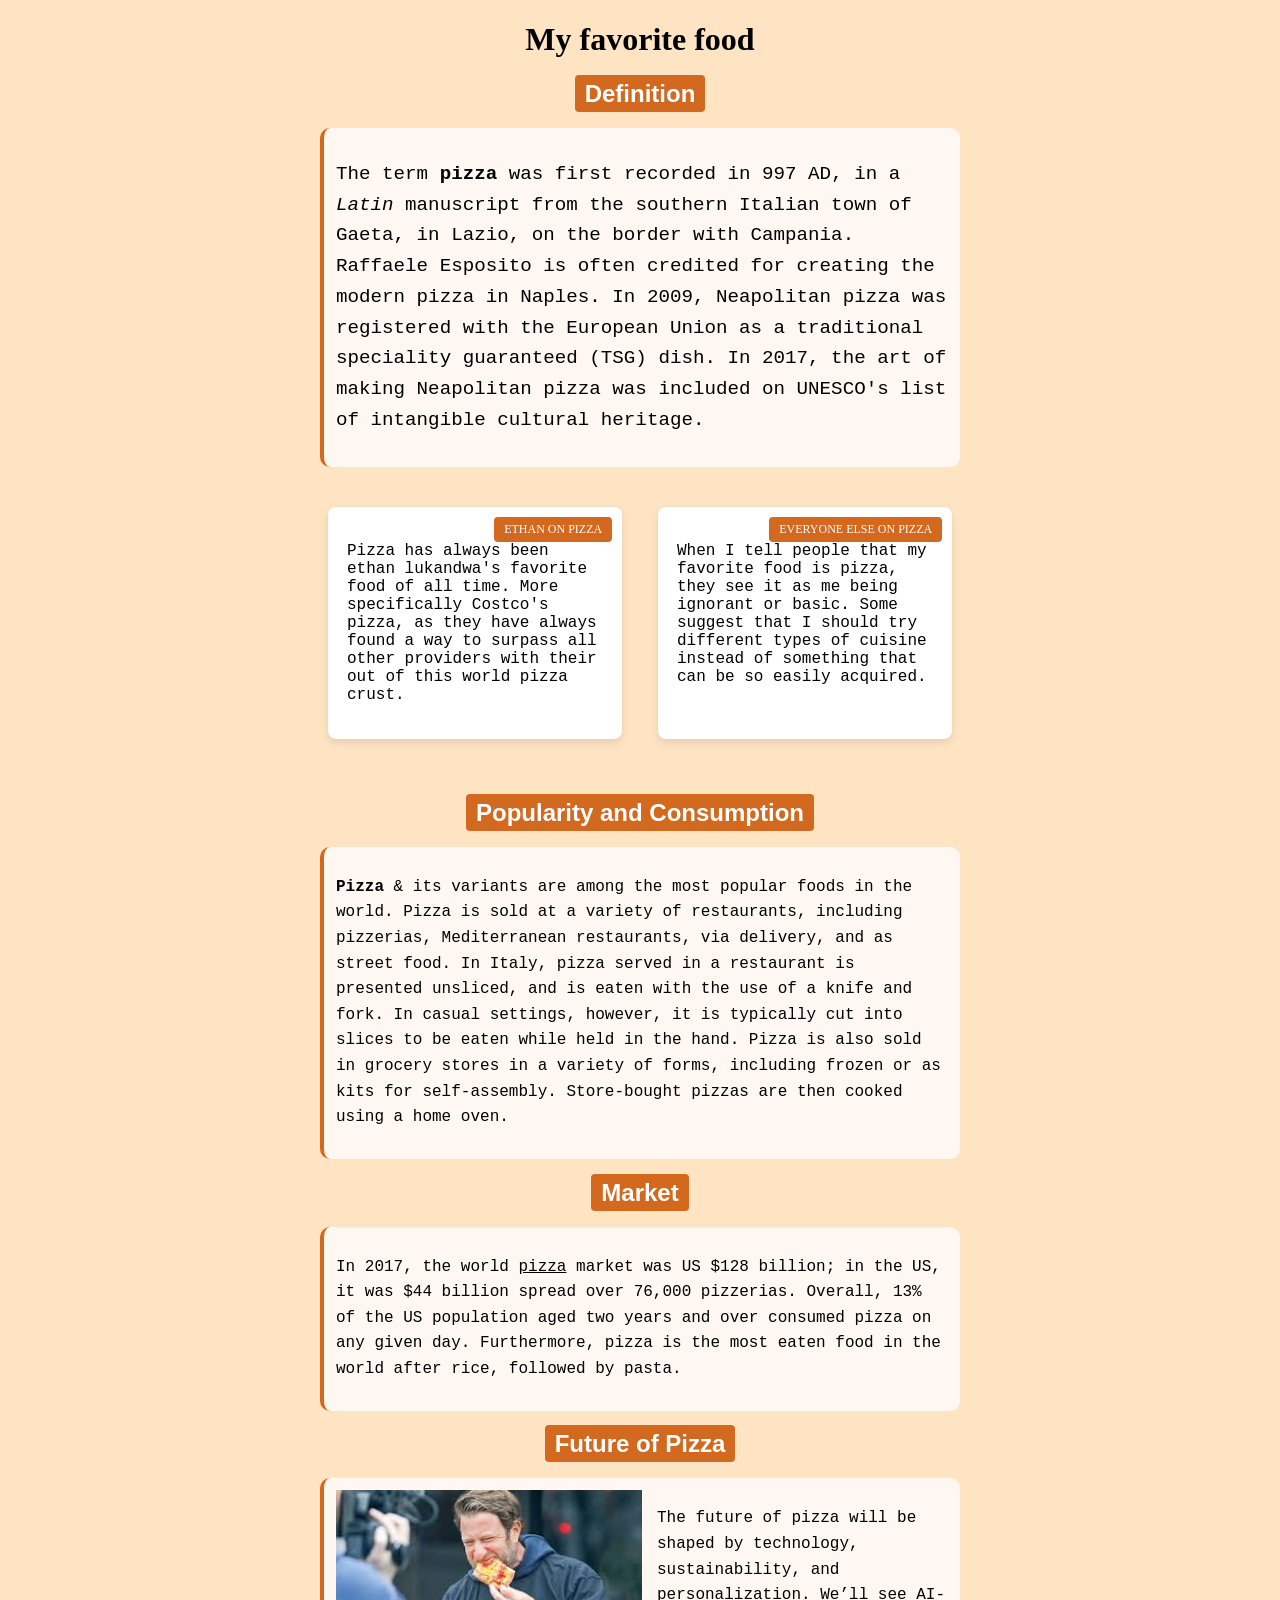
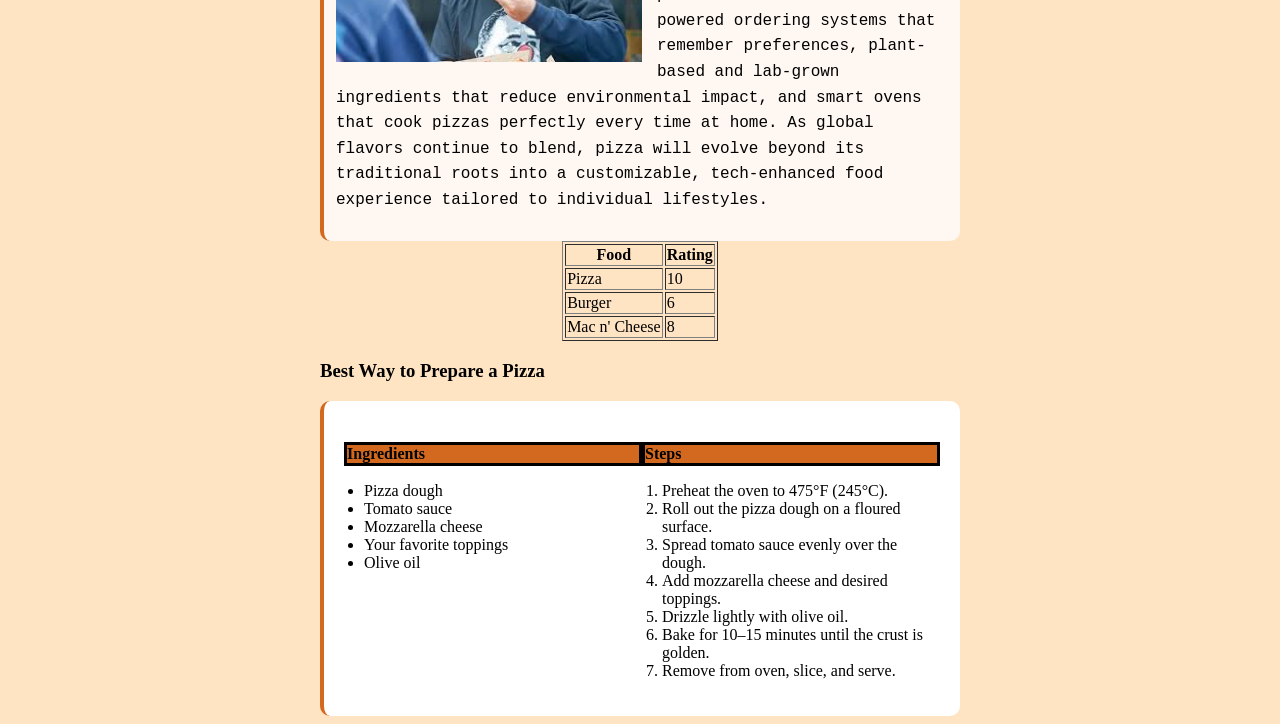
<file: index.html>
<!DOCTYPE html>
<html lang="en">
  <head>
    <meta charset="UTF-8">
    <meta name="viewport" content="width=device-width, initial-scale=1.0">
    <meta http-equiv="X-UA-Compatible" content="ie=edge">
    <title>My Website</title>
    <link rel="stylesheet" href="./style.css">
    <link rel="icon" href="favicon.ico" type="image/x-icon">
  </head>
  <body>
    <main>
        <h1 class="my-title">My favorite food</h1>  
        <!-- <img src="images\download.jpg" alt="first pizza">
        <img src="images\another pizza.jpg" alt="second pizza">
        <img src="images\singular pizza.jpg" alt="third second pizza"> -->

      
          <h2><span class="headings">Definition</span></h2>
          <div class="my-paragraph">
            <p id="definition-p">The term <b>pizza</b> was first recorded in 997 AD, in a 
            <i>Latin</i> manuscript from the southern Italian town of
            Gaeta, in Lazio, on the border with Campania.
              Raffaele Esposito is often credited for creating 
              the modern pizza in Naples. In 2009,
              Neapolitan pizza was registered with the European
                Union as a traditional speciality guaranteed (TSG) 
                dish. In 2017, the art of making Neapolitan pizza 
                was included on UNESCO's list of intangible cultural
                heritage.</p>
          </div>

          <div class="card-container">
            <div class="card">
              <div class="badge">ETHAN ON PIZZA</div>
              <p>
                Pizza has always been ethan lukandwa's 
                favorite food of all time. More specifically
                Costco's pizza, as they have always found a way
                to surpass all other providers with their out of this
                world pizza crust.
              </p>
            </div>
            <div class="card">
              <div class="badge">EVERYONE ELSE ON PIZZA</div>
              <p>
                When I tell people that my favorite food is pizza, they
                see it as me being ignorant or basic. Some suggest that 
                I should try different types of cuisine instead of something
                that can be so easily acquired.
              </p>
            </div>
          </div>
        
        <h2><span class="headings">Popularity and Consumption</span></h2>

        <div class="my-paragraph" id="some-paragraph">
          <p><b>Pizza</b> &amp; its variants are among the most popular foods
            in the world. Pizza is sold at a variety of restaurants,
              including pizzerias, Mediterranean restaurants, via delivery,
              and as street food. In Italy, pizza served in a restaurant
                is presented unsliced, and is eaten with the use of a
                knife and fork. In casual settings, however, 
                it is typically cut into slices to be eaten while held
                  in the hand. Pizza is also sold in grocery stores in
                  a variety of forms, including frozen or as kits for
                    self-assembly. Store-bought pizzas are then cooked
                    using a home oven.</p>
        </div>

        


        <h2><span class="headings">Market</span></h2>
        <div class="my-paragraph">
          <p>In 2017, the world <u>pizza</u> market was US $128 billion; in the US,
            it was $44 billion spread over 76,000 pizzerias. Overall, 
            13% of the US population aged two years and over consumed pizza
              on any given day. Furthermore, pizza is the most eaten
              food in the world after rice, followed by pasta.</p>
        </div>


        <h2><span class="headings">Future of Pizza</span></h2>
        <div class="my-paragraph">

          <img src="images\portnoyPizza.jpg" alt="Portnoy eating pizza" class="eating-pizza">
          <p>The future of pizza will be shaped by technology, 
            sustainability, and personalization. We’ll see AI-powered
             ordering systems that remember preferences, plant-based
              and lab-grown ingredients that reduce environmental 
              impact, and smart ovens that cook pizzas perfectly every
               time at home. As global flavors continue to blend, 
               pizza will evolve beyond its traditional roots into 
               a customizable, tech-enhanced food experience tailored
                to individual lifestyles.</p>
        </div>



        

        <table border="1" class="my-table">
          <tr>
            <th>Food</th>
            <th>Rating</th>
          </tr>
          <tr>
            <td>Pizza</td>
            <td>10</td>
          </tr>
          <tr>
            <td>Burger</td>
            <td>6</td>
          </tr>
          <tr>
            <td>Mac n' Cheese</td>
            <td>8</td>
          </tr>
        </table>


        <h3>Best Way to Prepare a Pizza</h3>
        <div class="pizza-grid">
          <div>
            <h4>Ingredients</h4>
            <ul>
              <li>Pizza dough</li>
              <li>Tomato sauce</li>
              <li>Mozzarella cheese</li>
              <li>Your favorite toppings</li>
              <li>Olive oil</li>
            </ul>
          </div>

          <div>
            <h4>Steps</h4>
            <ol>
              <li>Preheat the oven to 475°F (245°C).</li>
              <li>Roll out the pizza dough on a floured surface.</li>
              <li>Spread tomato sauce evenly over the dough.</li>
              <li>Add mozzarella cheese and desired toppings.</li>
              <li>Drizzle lightly with olive oil.</li>
              <li>Bake for 10–15 minutes until the crust is golden.</li>
              <li>Remove from oven, slice, and serve.</li>
            </ol>
          </div>
        </div>

    </main>
    <script src="DOM-querySelectors.js"></script>
  </body>
</html>
</file>
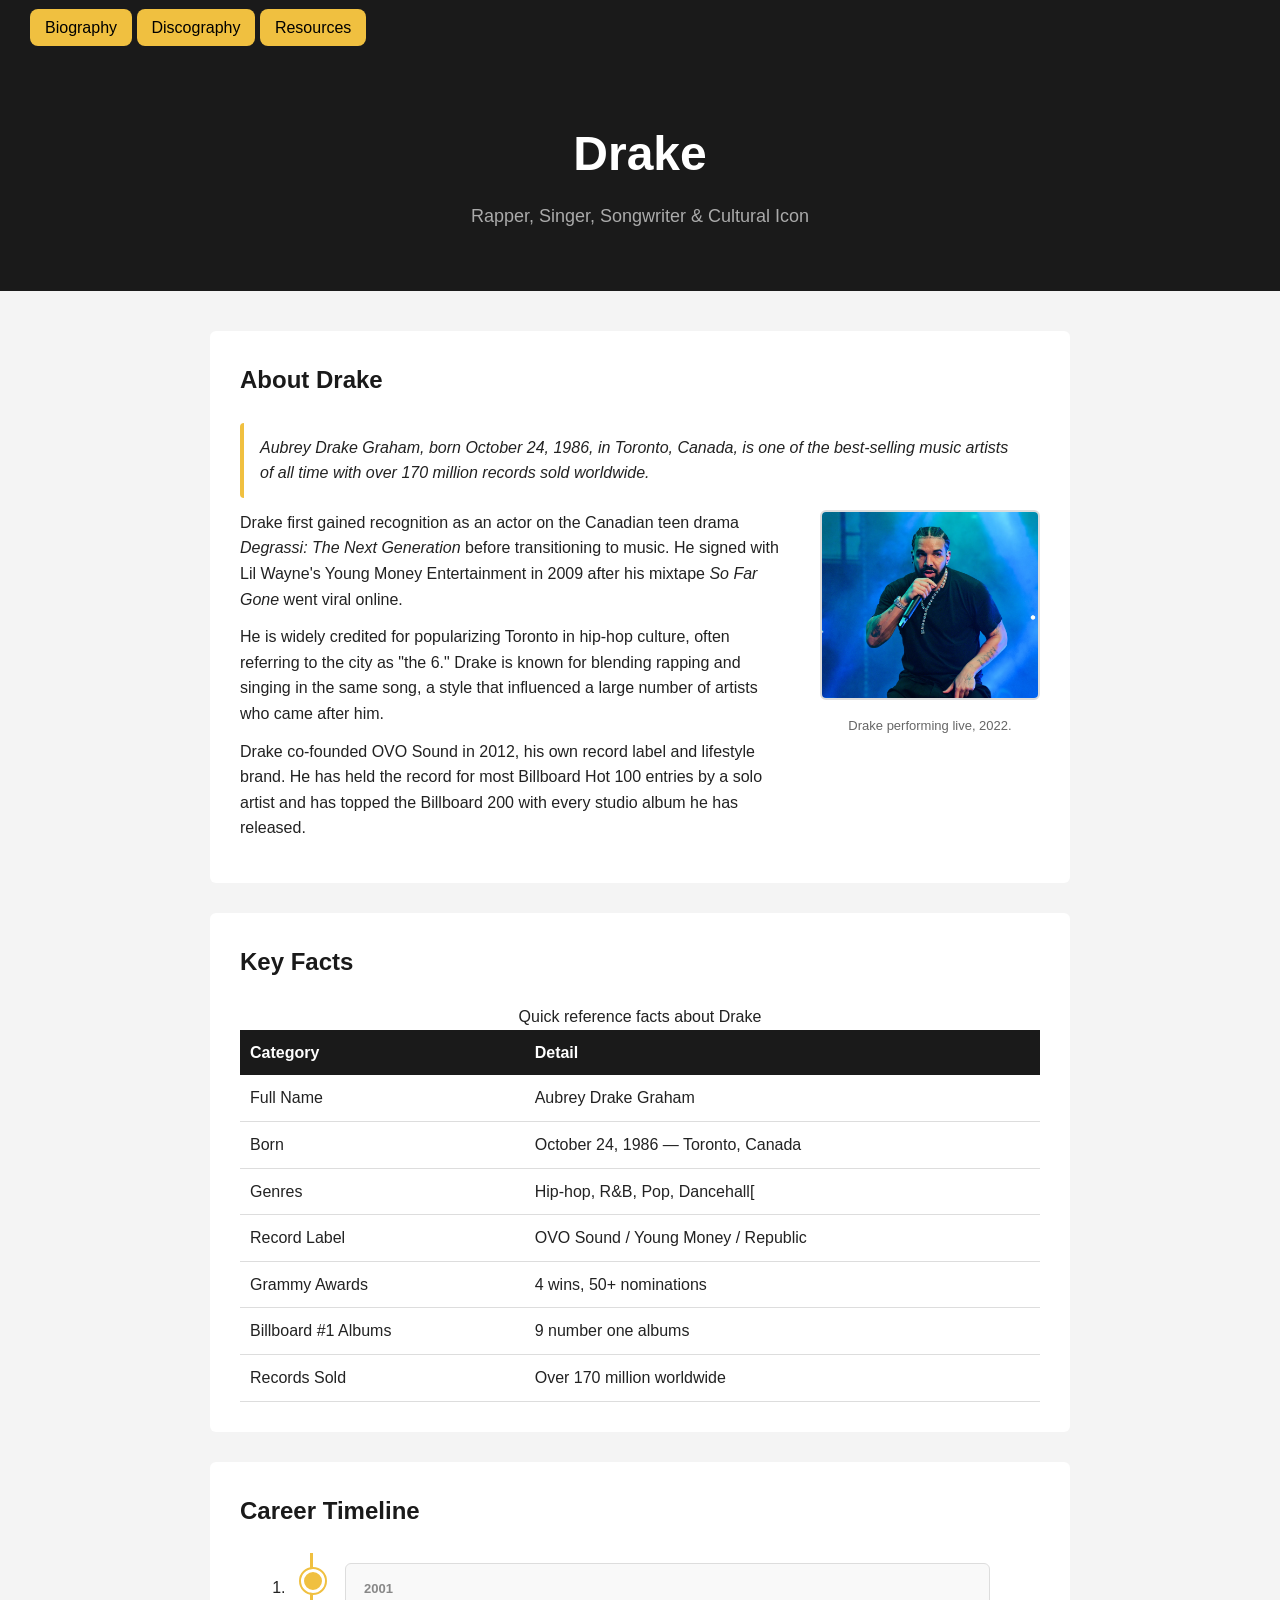
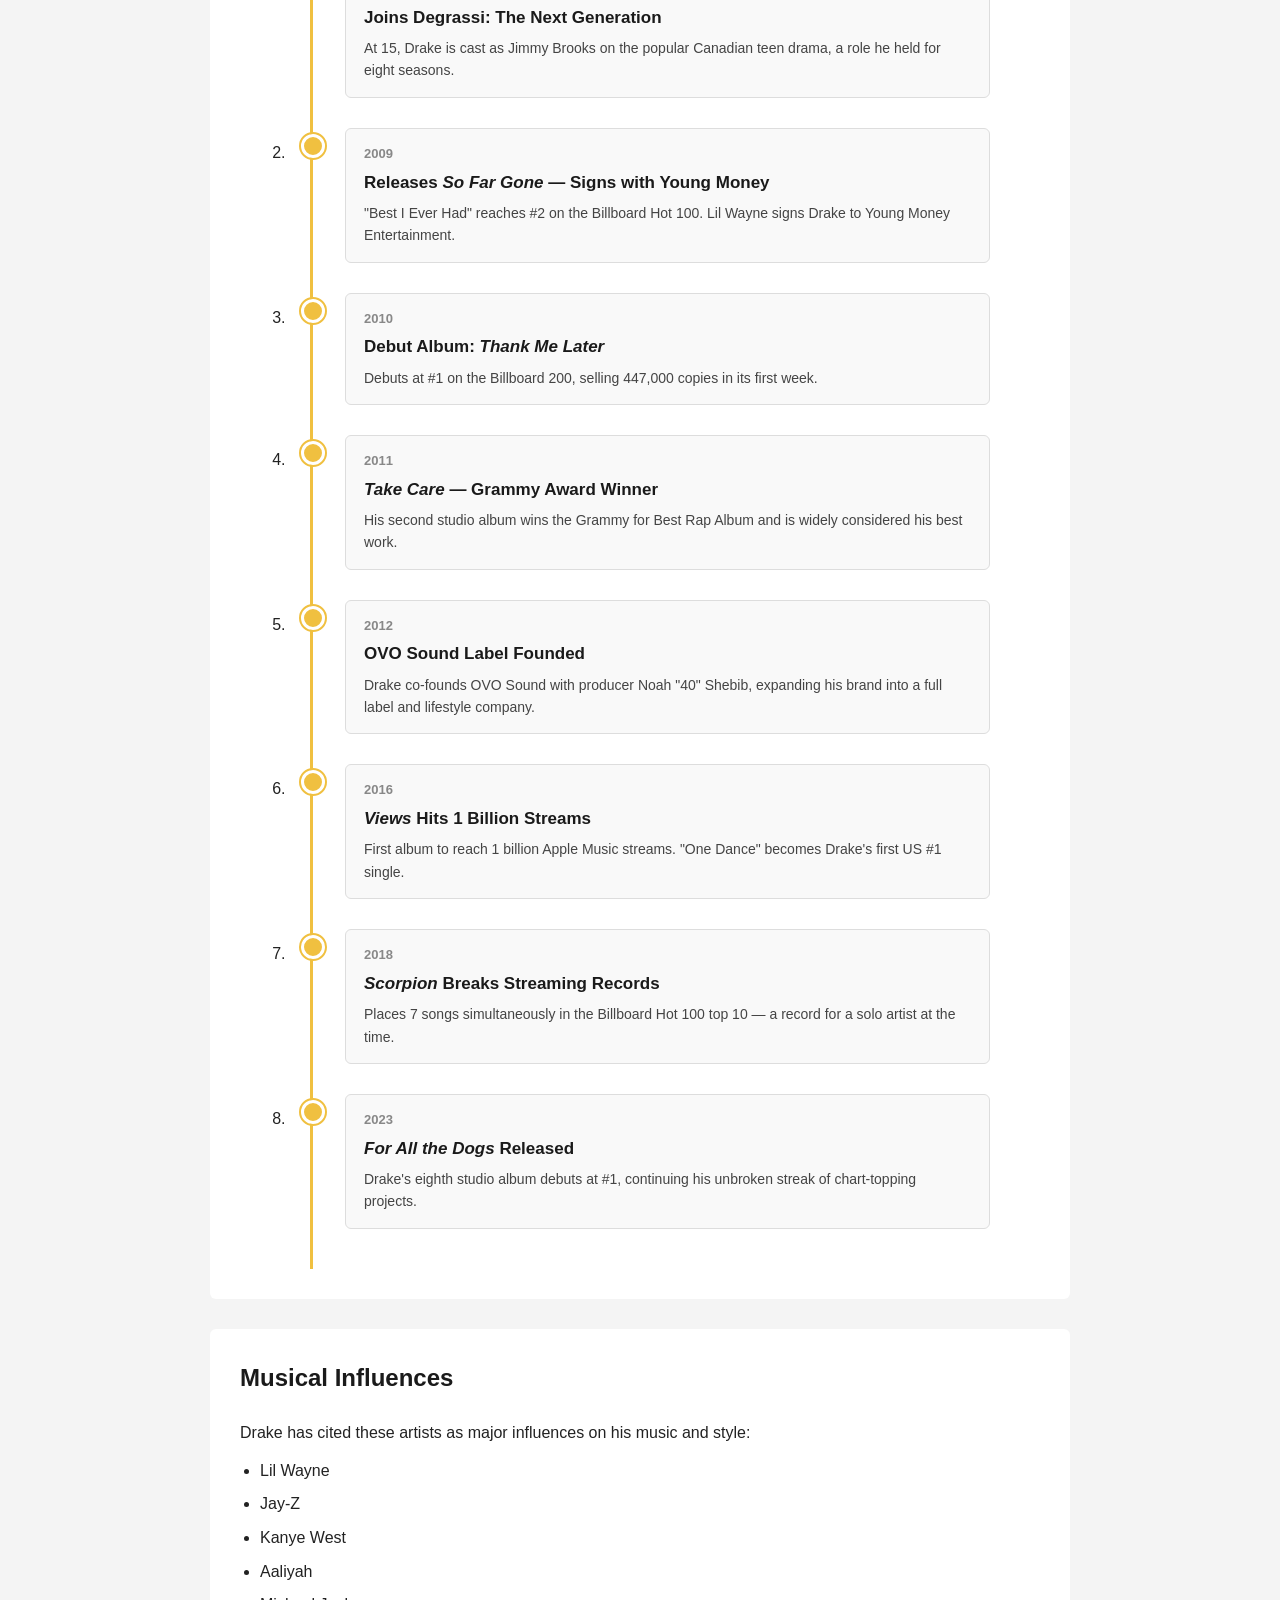
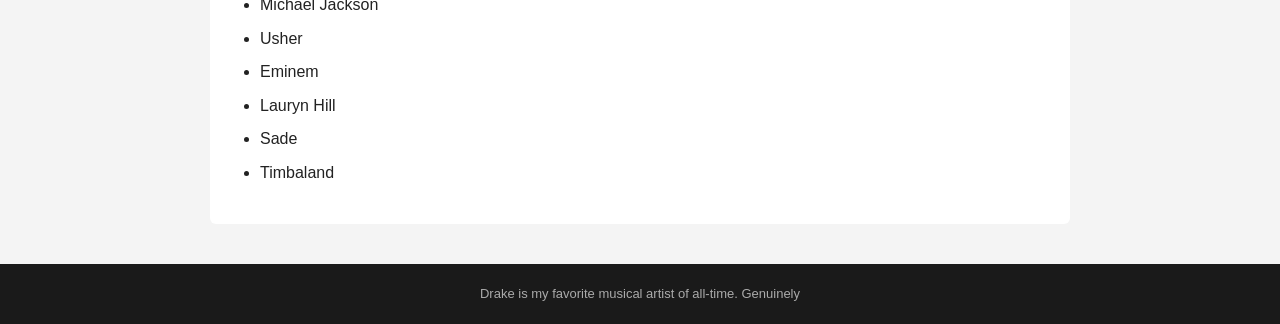
<file: Assignment 1 Static Website/index.html>
<!DOCTYPE html>
<html lang="en">
<head>
  <meta charset="UTF-8" />
  <meta name="viewport" content="width=device-width, initial-scale=1.0" />
  <title>Drake - Biography</title>

  <link rel="stylesheet" href="style.css" />
  <link rel="stylesheet" href="timeline.css" />

  <!-- EMBEDDED STYLE -->
  <style>
    .intro-highlight {
      border-left: 4px solid #f0c040;
      padding: 12px 16px;
      border-radius: 4px;
      font-style: italic;
    }
  </style>
</head>
<body>

  <!-- Navigation -->
  <nav aria-label="Main navigation">
      <a href="index.html" class="active" aria-current="page">Biography</a>
      <a href="discography.html">Discography</a>
      <a href="resources.html">Resources</a>
  </nav>

  <!-- Page header -->
  <header>
    <h1>Drake</h1>
    <p>Rapper, Singer, Songwriter &amp; Cultural Icon</p>
  </header>

  <main>

    <!-- About section -->
    <section aria-labelledby="about-heading">
      <h2 id="about-heading">About Drake</h2>

      <!-- INLINE STYLE -->
      <p class="intro-highlight" style="font-size: 16px;">
        Aubrey Drake Graham, born October 24, 1986, in Toronto, Canada, is one of the
        best-selling music artists of all time with over 170 million records sold worldwide.
      </p>

      <div class="bio-layout">
        <!-- Bio text -->
        <div class="bio-text">
          <p>
            Drake first gained recognition as an actor on the Canadian teen drama
            <em>Degrassi: The Next Generation</em> before transitioning to music.
            He signed with Lil Wayne's Young Money Entertainment in 2009 after his
            mixtape <em>So Far Gone</em> went viral online.
          </p>
          <p>
            He is widely credited for popularizing Toronto in hip-hop culture, often
            referring to the city as "the 6." Drake is known for blending rapping and
            singing in the same song, a style that influenced a large number of artists
            who came after him.
          </p>
          <p>
            Drake co-founded OVO Sound in 2012, his own record label and lifestyle brand.
            He has held the record for most Billboard Hot 100 entries by a solo artist
            and has topped the Billboard 200 with every studio album he has released.
          </p>
        </div>

        <!-- Photo -->
        <figure>
          <img
            src="images/drake.webp"
            alt="Drake performing on stage in front of a crowd in 2022"
            width="220"
          />
          <figcaption>
            Drake performing live, 2022.<br />

          </figcaption>
        </figure>
      </div>
    </section>

    <!-- Key Facts table -->
    <section aria-labelledby="facts-heading">
      <h2 id="facts-heading">Key Facts</h2>
      <table>
        <caption>Quick reference facts about Drake</caption>
        <thead>
          <tr>
            <th scope="col">Category</th>
            <th scope="col">Detail</th>
          </tr>
        </thead>
        <tbody>
          <tr>
            <td>Full Name</td>
            <td>Aubrey Drake Graham</td>
          </tr>
          <tr>
            <td>Born</td>
            <td>October 24, 1986 — Toronto, Canada</td>
          </tr>
          <tr>
            <td>Genres</td>
            <td>Hip-hop, R&amp;B, Pop, Dancehall[</td>
          </tr>
          <tr>
            <td>Record Label</td>
            <td>OVO Sound / Young Money / Republic</td>
          </tr>
          <tr>
            <td>Grammy Awards</td>
            <td>4 wins, 50+ nominations</td>
          </tr>
          <tr>
            <td>Billboard #1 Albums</td>
            <td>9 number one albums</td>
          </tr>
          <tr>
            <td>Records Sold</td>
            <td>Over 170 million worldwide</td>
          </tr>
        </tbody>
      </table>
    </section>

    <!-- Timeline -->
    <section aria-labelledby="timeline-heading">
      <h2 id="timeline-heading">Career Timeline</h2>

      <ol class="timeline" aria-label="Drake career milestones">

        <li class="timeline-item">
          <div class="timeline-content">
            <time datetime="2001">2001</time>
            <h3>Joins Degrassi: The Next Generation</h3>
            <p>At 15, Drake is cast as Jimmy Brooks on the popular Canadian teen drama, a role he held for eight seasons.</p>
          </div>
        </li>

        <li class="timeline-item">
          <div class="timeline-content">
            <time datetime="2009">2009</time>
            <h3>Releases <em>So Far Gone</em> — Signs with Young Money</h3>
            <p>"Best I Ever Had" reaches #2 on the Billboard Hot 100. Lil Wayne signs Drake to Young Money Entertainment.</p>
          </div>
        </li>

        <li class="timeline-item">
          <div class="timeline-content">
            <time datetime="2010">2010</time>
            <h3>Debut Album: <em>Thank Me Later</em></h3>
            <p>Debuts at #1 on the Billboard 200, selling 447,000 copies in its first week.</p>
          </div>
        </li>

        <li class="timeline-item">
          <div class="timeline-content">
            <time datetime="2011">2011</time>
            <h3><em>Take Care</em> — Grammy Award Winner</h3>
            <p>His second studio album wins the Grammy for Best Rap Album and is widely considered his best work.</p>
          </div>
        </li>

        <li class="timeline-item">
          <div class="timeline-content">
            <time datetime="2012">2012</time>
            <h3>OVO Sound Label Founded</h3>
            <p>Drake co-founds OVO Sound with producer Noah "40" Shebib, expanding his brand into a full label and lifestyle company.</p>
          </div>
        </li>

        <li class="timeline-item">
          <div class="timeline-content">
            <time datetime="2016">2016</time>
            <h3><em>Views</em> Hits 1 Billion Streams</h3>
            <p>First album to reach 1 billion Apple Music streams. "One Dance" becomes Drake's first US #1 single.</p>
          </div>
        </li>

        <li class="timeline-item">
          <div class="timeline-content">
            <time datetime="2018">2018</time>
            <h3><em>Scorpion</em> Breaks Streaming Records</h3>
            <p>Places 7 songs simultaneously in the Billboard Hot 100 top 10 — a record for a solo artist at the time.</p>
          </div>
        </li>

        <li class="timeline-item">
          <div class="timeline-content">
            <time datetime="2023">2023</time>
            <h3><em>For All the Dogs</em> Released</h3>
            <p>Drake's eighth studio album debuts at #1, continuing his unbroken streak of chart-topping projects.</p>
          </div>
        </li>

      </ol>
    </section>

    <!-- Influences list -->
    <section aria-labelledby="influences-heading">
      <h2 id="influences-heading">Musical Influences</h2>
      <p>Drake has cited these artists as major influences on his music and style:</p>
      <ul>
        <li>Lil Wayne</li>
        <li>Jay-Z</li>
        <li>Kanye West</li>
        <li>Aaliyah</li>
        <li>Michael Jackson</li>
        <li>Usher</li>
        <li>Eminem</li>
        <li>Lauryn Hill</li>
        <li>Sade</li>
        <li>Timbaland</li>
      </ul>
    </section>

  </main>

  <footer>
    <p>Drake is my favorite musical artist of all-time. Genuinely</p>
  </footer>

</body>
</html>
</file>
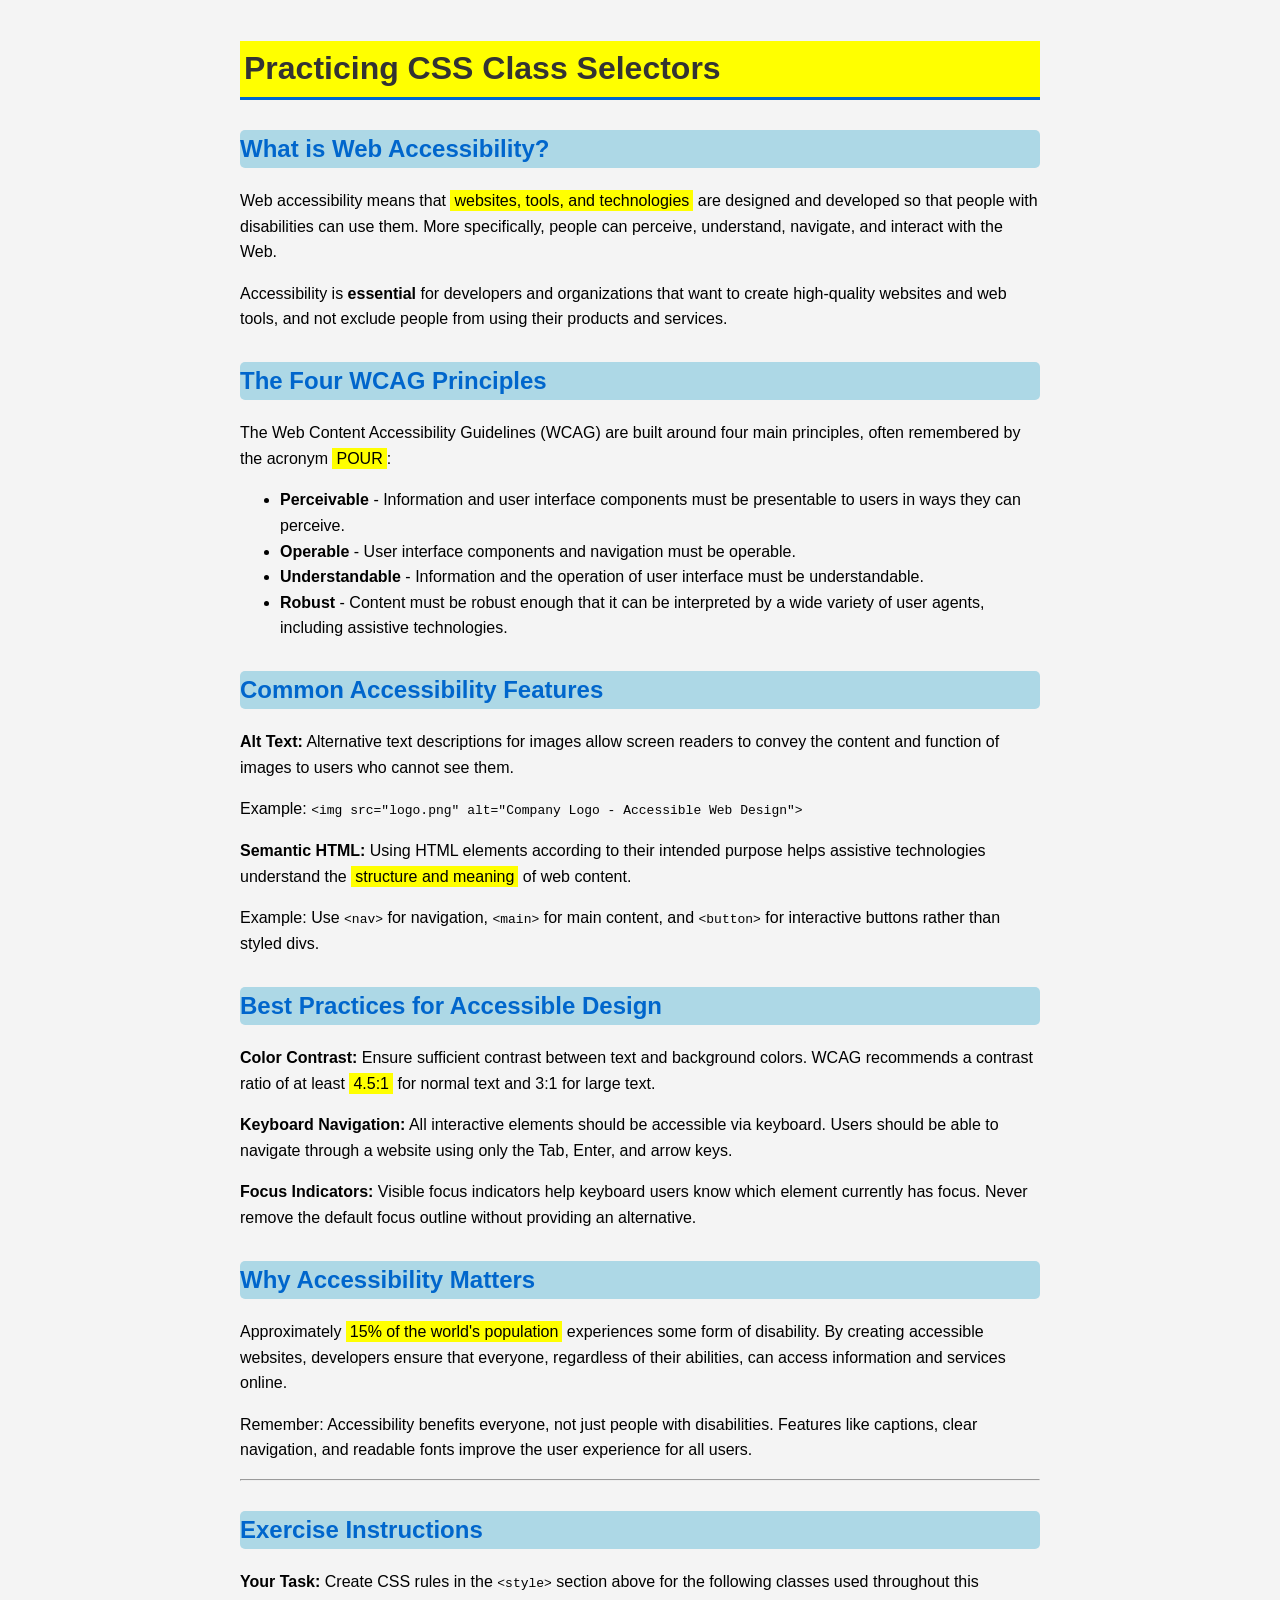
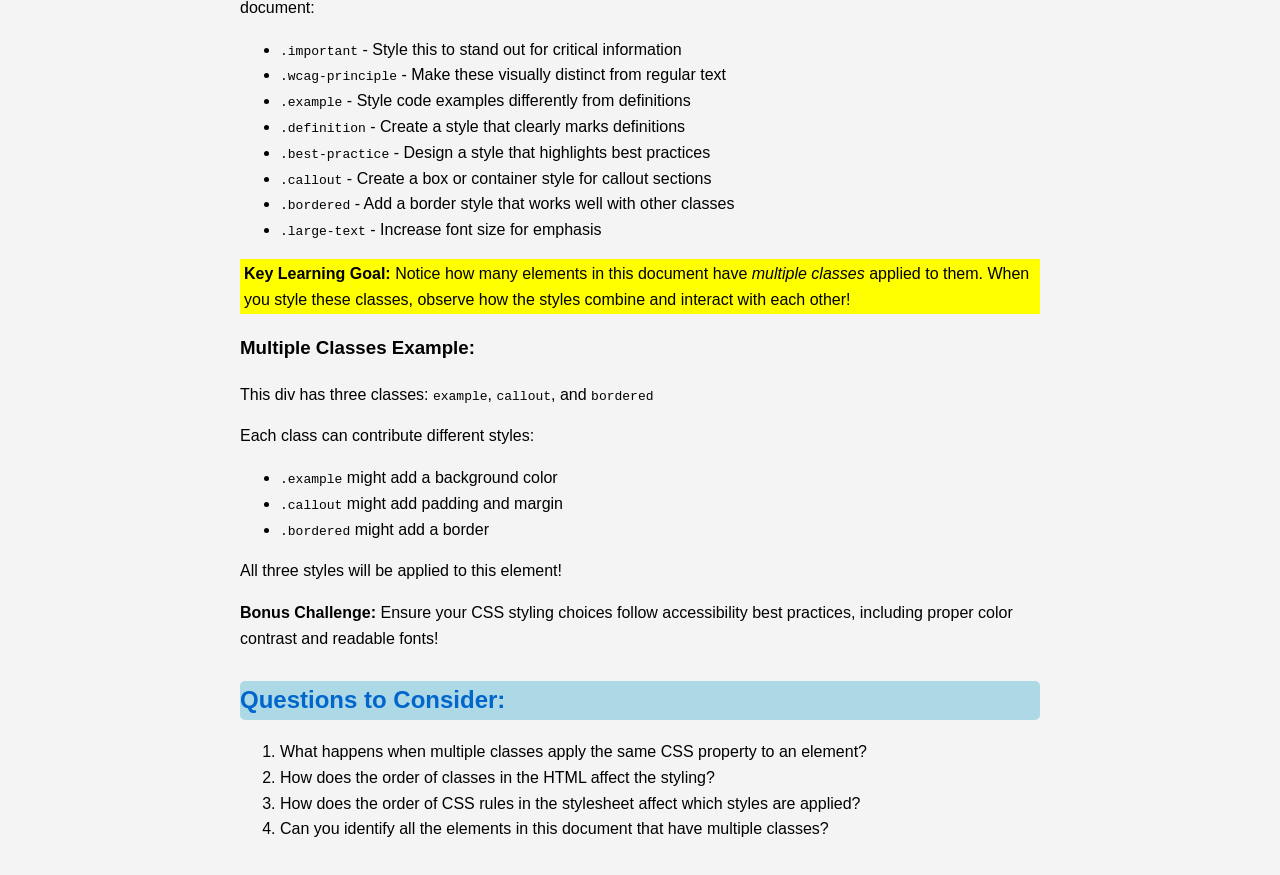
<file: class-selector-exercise.html>
<!DOCTYPE html>
<html lang="en">
<head>
    <meta charset="UTF-8">
    <meta name="viewport" content="width=device-width, initial-scale=1.0">
    <title>CSS Class Selector Exercise - Web Accessibility</title>
    <style>
        
        /* Example */
        .highlight {
            background-color: yellow;
            padding: 2px 4px;
        }
        
        /* TODO: Create rules for these classes: */
        /* .important { } */
        /* .wcag-principle { } */
        /* .example { } */
        /* .definition { } */
        /* .best-practice { } */
        /* .callout { } */
        /* .bordered { } */
        /* .large-text { } */
        
        body {
            font-family: Arial, sans-serif;
            line-height: 1.6;
            max-width: 800px;
            margin: 0 auto;
            padding: 20px;
            background-color: #f4f4f4;
        }
        
        h1 {
            color: #333;
            border-bottom: 3px solid #0066cc;
        }
        
        h2 {
            color: #0066cc;
            margin-top: 30px;
            background-color: lightblue;
            border-radius: 5px;
        }

    </style>
</head>
<body>
    <h1 class="highlight large-text">Practicing CSS Class Selectors</h1>
    
    <h2>What is Web Accessibility?</h2>
    <p>
        Web accessibility means that <span class="highlight important">websites, tools, and technologies</span> 
        are designed and developed so that people with disabilities can use them. More specifically, 
        people can perceive, understand, navigate, and interact with the Web.
    </p>
    
    <p class="important callout bordered">
        Accessibility is <strong>essential</strong> for developers and organizations that want to 
        create high-quality websites and web tools, and not exclude people from using their products 
        and services.
    </p>
    
    <h2>The Four WCAG Principles</h2>
    <p>
        The Web Content Accessibility Guidelines (WCAG) are built around four main principles, 
        often remembered by the acronym <span class="wcag-principle highlight">POUR</span>:
    </p>
    
    <ul>
        <li class="wcag-principle bordered"><strong>Perceivable</strong> - Information and user interface components must be presentable to users in ways they can perceive.</li>
        <li class="wcag-principle bordered"><strong>Operable</strong> - User interface components and navigation must be operable.</li>
        <li class="wcag-principle bordered"><strong>Understandable</strong> - Information and the operation of user interface must be understandable.</li>
        <li class="wcag-principle bordered"><strong>Robust</strong> - Content must be robust enough that it can be interpreted by a wide variety of user agents, including assistive technologies.</li>
    </ul>
    
    <h2>Common Accessibility Features</h2>
    
    <p class="definition callout">
        <strong>Alt Text:</strong> Alternative text descriptions for images allow screen readers 
        to convey the content and function of images to users who cannot see them.
    </p>
    
    <p class="example bordered">
        Example: <code>&lt;img src="logo.png" alt="Company Logo - Accessible Web Design"&gt;</code>
    </p>
    
    <p class="definition callout">
        <strong>Semantic HTML:</strong> Using HTML elements according to their intended purpose 
        helps assistive technologies understand the <span class="highlight important">structure and meaning</span> 
        of web content.
    </p>
    
    <p class="example bordered">
        Example: Use <code>&lt;nav&gt;</code> for navigation, <code>&lt;main&gt;</code> for main content, 
        and <code>&lt;button&gt;</code> for interactive buttons rather than styled divs.
    </p>
    
    <h2>Best Practices for Accessible Design</h2>
    
    <p class="best-practice callout bordered">
        <strong>Color Contrast:</strong> Ensure sufficient contrast between text and background colors. 
        WCAG recommends a contrast ratio of at least <span class="important highlight">4.5:1</span> for normal text 
        and 3:1 for large text.
    </p>
    
    <p class="best-practice callout bordered">
        <strong>Keyboard Navigation:</strong> All interactive elements should be accessible via keyboard. 
        Users should be able to navigate through a website using only the Tab, Enter, and arrow keys.
    </p>
    
    <p class="best-practice callout bordered">
        <strong>Focus Indicators:</strong> Visible focus indicators help keyboard users know which element 
        currently has focus. <span class="important">Never remove the default focus outline</span> without 
        providing an alternative.
    </p>
    
    <h2>Why Accessibility Matters</h2>
    
    <p>
        Approximately <span class="highlight large-text important">15% of the world's population</span> experiences some 
        form of disability. By creating accessible websites, developers ensure that everyone, regardless 
        of their abilities, can access information and services online.
    </p>
    
    <p class="important callout bordered large-text">
        Remember: Accessibility benefits everyone, not just people with disabilities. Features like 
        captions, clear navigation, and readable fonts improve the user experience for all users.
    </p>
    
    <hr>
    
    <h2>Exercise Instructions</h2>
    <p class="definition bordered">
        <strong>Your Task:</strong> Create CSS rules in the <code>&lt;style&gt;</code> section above 
        for the following classes used throughout this document:
    </p>
    <ul>
        <li><code>.important</code> - Style this to stand out for critical information</li>
        <li><code>.wcag-principle</code> - Make these visually distinct from regular text</li>
        <li><code>.example</code> - Style code examples differently from definitions</li>
        <li><code>.definition</code> - Create a style that clearly marks definitions</li>
        <li><code>.best-practice</code> - Design a style that highlights best practices</li>
        <li><code>.callout</code> - Create a box or container style for callout sections</li>
        <li><code>.bordered</code> - Add a border style that works well with other classes</li>
        <li><code>.large-text</code> - Increase font size for emphasis</li>
    </ul>
    
    <p class="highlight important bordered">
        <strong>Key Learning Goal:</strong> Notice how many elements in this document have 
        <em>multiple classes</em> applied to them. When you style these classes, observe how 
        the styles combine and interact with each other!
    </p>
    
    <div class="example callout bordered">
        <h3>Multiple Classes Example:</h3>
        <p>This div has three classes: <code>example</code>, <code>callout</code>, and <code>bordered</code></p>
        <p>Each class can contribute different styles:</p>
        <ul>
            <li><code>.example</code> might add a background color</li>
            <li><code>.callout</code> might add padding and margin</li>
            <li><code>.bordered</code> might add a border</li>
        </ul>
        <p>All three styles will be applied to this element!</p>
    </div>
    
    <p class="best-practice important large-text">
        <strong>Bonus Challenge:</strong> Ensure your CSS styling choices follow accessibility 
        best practices, including proper color contrast and readable fonts!
    </p>
    
    <h2>Questions to Consider:</h2>
    <ol class="definition bordered">
        <li>What happens when multiple classes apply the same CSS property to an element?</li>
        <li>How does the order of classes in the HTML affect the styling?</li>
        <li>How does the order of CSS rules in the stylesheet affect which styles are applied?</li>
        <li>Can you identify all the elements in this document that have multiple classes?</li>
    </ol>
</body>
</html>
</file>
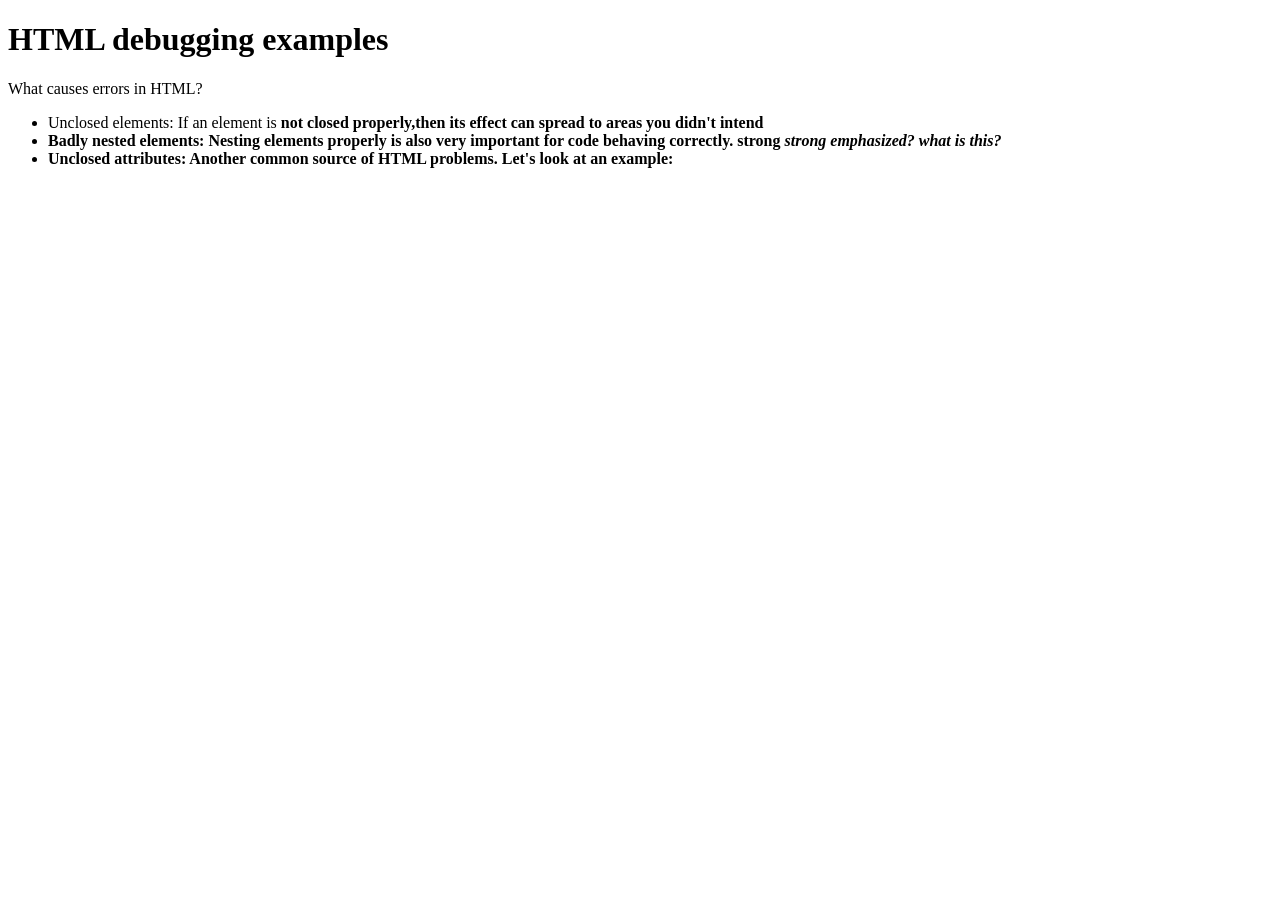
<file: debug-example.html>
<!doctype html>
<html lang="en-US">
  <head>
    <meta charset="utf-8">
    <title>HTML debugging examples</title>
  </head>

  <body>
    <h1>HTML debugging examples</h1>
    <p>What causes errors in HTML?
    <ul>
      <li>Unclosed elements: If an element is <strong>not closed properly,then its effect can spread to areas you didn't intend
      <li>Badly nested elements: Nesting elements properly is also very important for code behaving correctly. <strong>strong <em>strong emphasized?</strong> what is this?</em>
      <li>Unclosed attributes: Another common source of HTML problems. Let's look at an example: <a href="https://www.mozilla.org/>link to Mozilla homepage</a>
    </ul>
  </body>
</html>
</file>
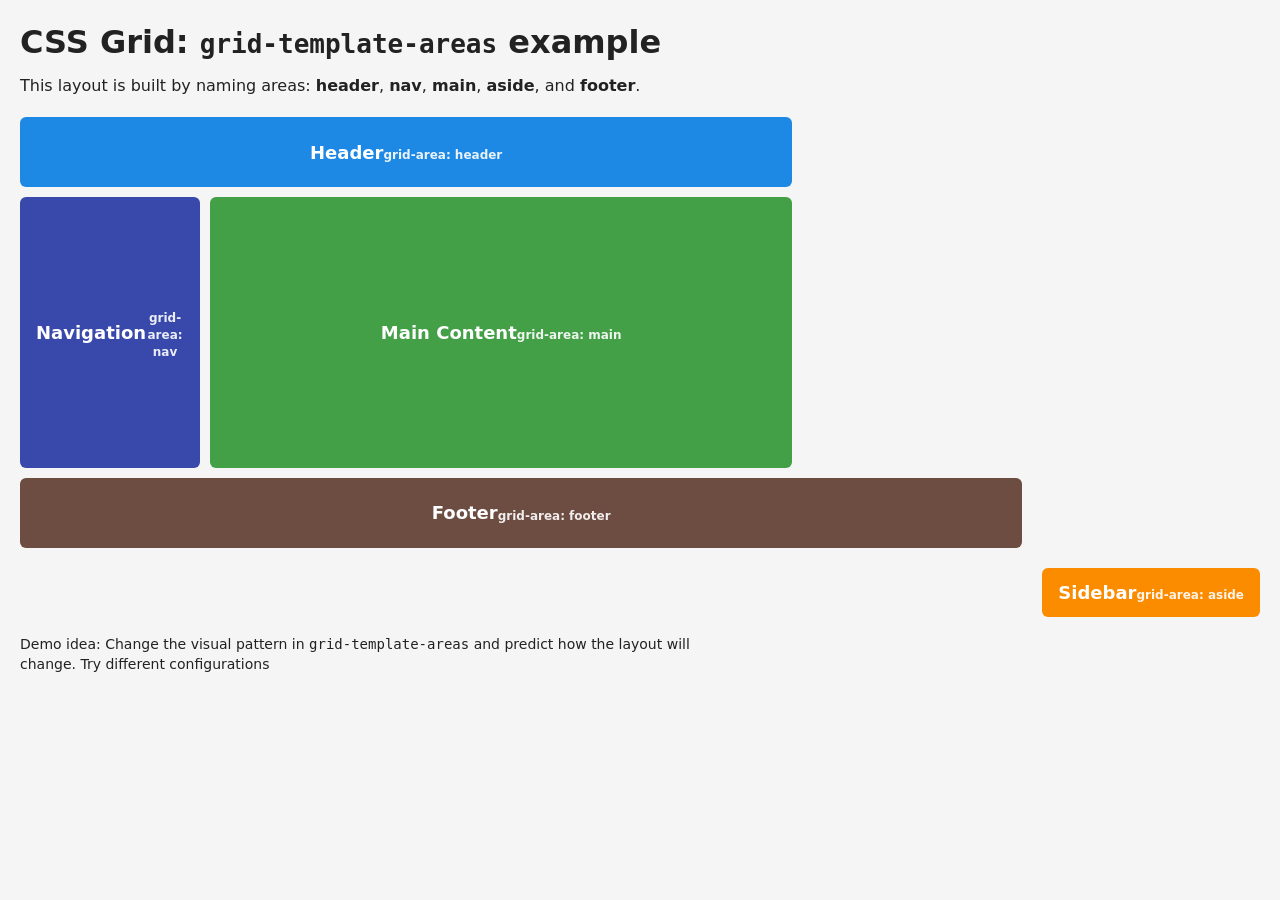
<file: grid-areas-example.html>
<!DOCTYPE html>
<html lang="en">
<head>
  <meta charset="UTF-8" />
  <title>CSS Grid: grid-template-areas Demo</title>
  <style>
    * {
      box-sizing: border-box;
      margin: 0;
      padding: 0;
    }

    body {
      font-family: system-ui, -apple-system, "Segoe UI", sans-serif;
      background: #f5f5f5;
      padding: 20px;
      line-height: 1.4;
      color: #222;
    }

    h1 {
      margin-bottom: 10px;
    }

    p {
      margin-bottom: 12px;
      max-width: 700px;
    }

    /* ============================================
       GRID CONTAINER USING grid-template-areas
       ============================================ */
    .layout {
      display: grid;                 /* turn on Grid */
      grid-template-columns: 180px 1fr 220px;
      grid-template-rows: 70px 1fr 70px;

      /* Visual pattern for the layout */
      grid-template-areas:
        "header  header sidebar"
        "nav main sidebar"
        "footer  footer  footer";

      gap: 10px;                     /* space between regions */
      margin-top: 20px;
      min-height: 500px;   /*           just so it looks tall enough */
    }

    /* ============================================
       GRID AREAS – each box claims a named area
       ============================================ */
    .header {
      grid-area: header;             /* matches name in template-areas */
      background: #1e88e5;
    }

    .nav {
      grid-area: nav;
      background: #3949ab;
    }

    .main {
      grid-area: main;
      background: #43a047;
    }

    .aside {
      grid-area: aside;
      background: #fb8c00;
    }

    .footer {
      grid-area: footer;
      background: #6d4c41;
    }

    /* Shared styling for all regions */
    .box {
      color: #fff;
      border-radius: 6px;
      padding: 12px 16px;
      display: flex;
      align-items: center;
      justify-content: center;
      font-weight: 600;
      font-size: 18px;
      text-align: center;
    }

    .label {
      font-size: 12px;
      margin-top: 6px;
      opacity: 0.9;
    }

  </style>
</head>
<body>
  <h1>CSS Grid: <code>grid-template-areas</code> example</h1>
  <p>
    This layout is built by naming areas: <strong>header</strong>, <strong>nav</strong>, 
    <strong>main</strong>, <strong>aside</strong>, and <strong>footer</strong>.  
  </p>

  <!-- GRID CONTAINER -->
  <div class="layout">
    <header class="box header">
      Header
      <div class="label">grid-area: header</div>
    </header>

    <nav class="box nav">
      Navigation
      <div class="label">grid-area: nav</div>
    </nav>

    <main class="box main">
      Main Content
      <div class="label">grid-area: main</div>
    </main>

    <aside class="box aside">
      Sidebar
      <div class="label">grid-area: aside</div>
    </aside>

    <footer class="box footer">
      Footer
      <div class="label">grid-area: footer</div>
    </footer>
  </div>

  <p style="margin-top:18px; font-size:14px;">
    Demo idea:
    Change the visual pattern in <code>grid-template-areas</code>
       and predict how the layout will change. Try different configurations
  </p>
</body>
</html>
</file>
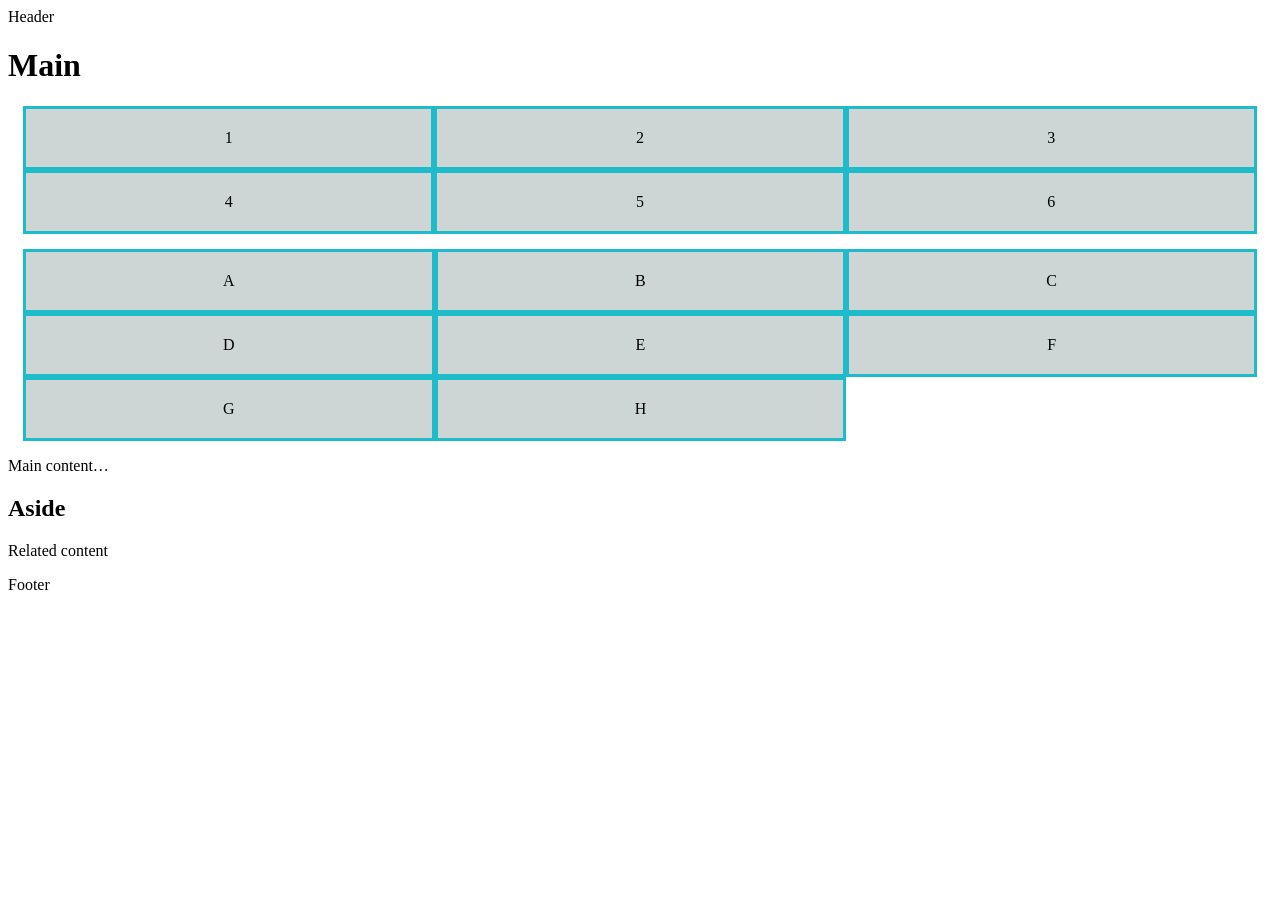
<file: grid-example.html>
<!DOCTYPE html>
<html lang="en">
<head>
    <meta charset="UTF-8">
    <title>Grid Example</title>
    <style>
        #grid-container {
            display: grid;
            grid-template-columns: auto auto auto;
            margin: 15px;
        }
        #grid-container > div { 
            text-align: center; 
            background: rgb(205, 214, 212); 
            border: 3px solid rgb(30, 188, 202); 
            padding: 20px;
        }
    </style>
</head>
<body>
  <div class = "container">
  <header>Header</header>
  <main>
    <h1>Main</h1>
    <div id="grid-container"> 
        <div>1</div>
        <div>2</div> 
        <div>3</div> 
        <div>4</div> 
        <div>5</div> 
        <div>6</div>
    </div>
        <div id="grid-container"> 
        <div>A</div>
        <div>B</div> 
        <div>C</div> 
        <div>D</div> 
        <div>E</div> 
        <div>F</div>
        <div>G</div>
        <div>H</div>
    </div>
    <p>Main content…</p>
  </main>
  <aside>
    <h2>Aside</h2>
    <p>Related content</p>
  </aside>
  <footer>Footer</footer>
</div>
</body>
</html>
</file>
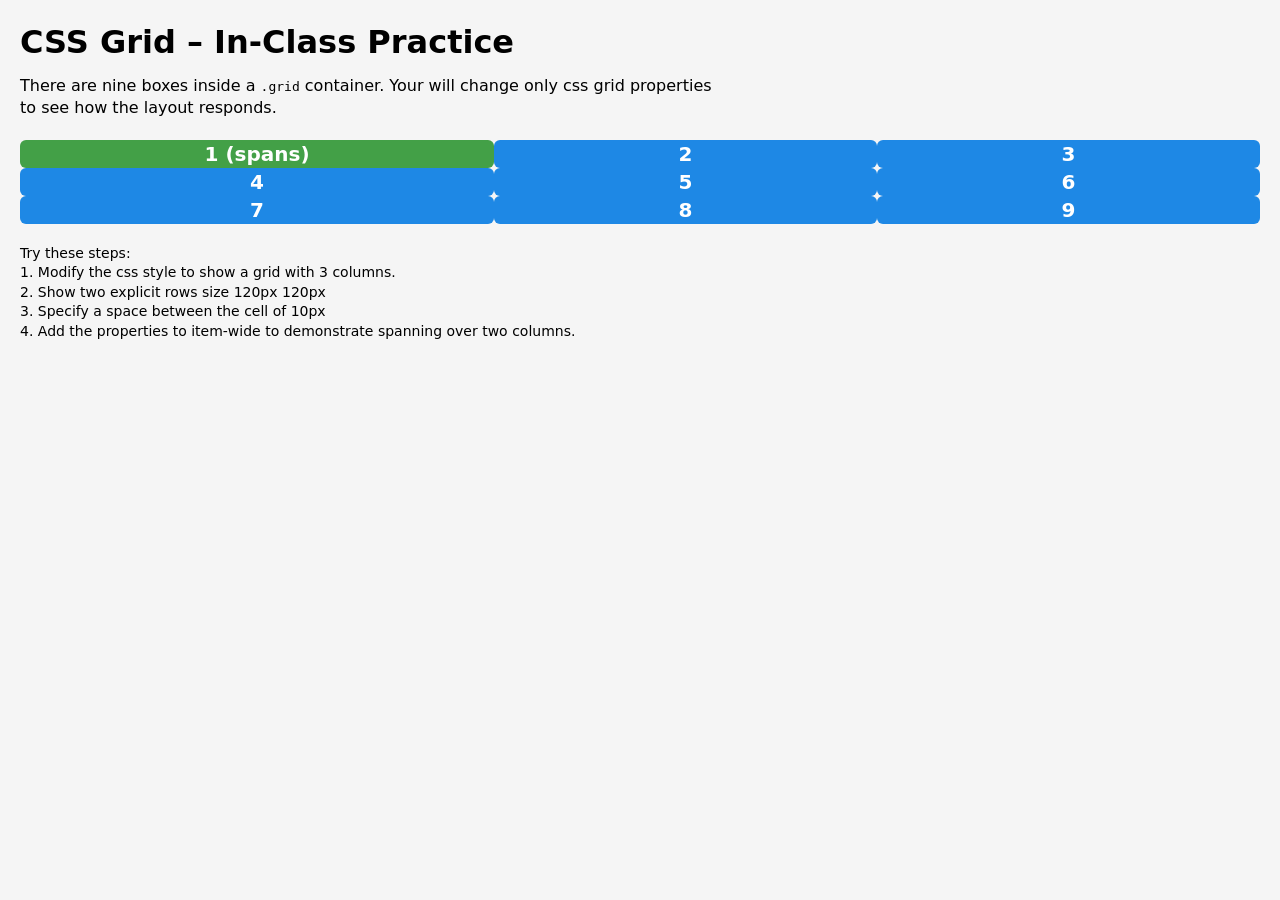
<file: grid-practice.html>
<!DOCTYPE html>
<html lang="en">
<head>
  <meta charset="UTF-8" />
  <title>CSS Grid – In‑Class Practice</title>
  <style>
    * {
      box-sizing: border-box;
      margin: 0;
      padding: 0;
    }
    body {
      font-family: system-ui, -apple-system, "Segoe UI", sans-serif;
      background: #f5f5f5;
      padding: 20px;
      line-height: 1.4;
    }
    h1 {
      margin-bottom: 10px;
    }
    p {
      margin-bottom: 10px;
      max-width: 700px;
    }

    /* === GRID CONTAINER =================================== */
    .grid {
      display: grid;                /* Turn this into a grid container */
      margin-top: 20px;
      grid-template-columns: auto auto auto;
    }

    /* === GRID ITEMS ======================================= */
    .item {
      background: #1e88e5;
      color: #fff;
      font-size: 20px;
      font-weight: 600;
      display: flex;
      align-items: center;
      justify-content: center;
      border-radius: 6px;
    }

    /* Step 3 in class: demonstrate spanning */
    .item-wide {
      background: #43a047; 
      grid-row: inherit;
    }
  </style>
</head>
<body>
  <h1>CSS Grid – In‑Class Practice</h1>
  <p>
    There are nine boxes inside a <code>.grid</code> container.
    Your will change only css grid properties to see
    how the layout responds.
  </p>

  <div class="grid">
    <div class="item item-wide">1 (spans)</div>
    <div class="item">2</div>
    <div class="item">3</div>
    <div class="item">4</div>
    <div class="item">5</div>
    <div class="item">6</div>
    <div class="item">7</div>
    <div class="item">8</div>
    <div class="item">9</div>
  </div>

  <p style="margin-top:20px; font-size:14px;">
    Try these steps:
    <br>1. Modify the css style to show a grid with 3 columns.
    <br>2. Show two explicit rows size 120px 120px
    <br>3. Specify a space between the cell of 10px
    <br>4. Add the properties to item-wide to demonstrate spanning over two columns.
  </p>
</body>
</html>
</file>
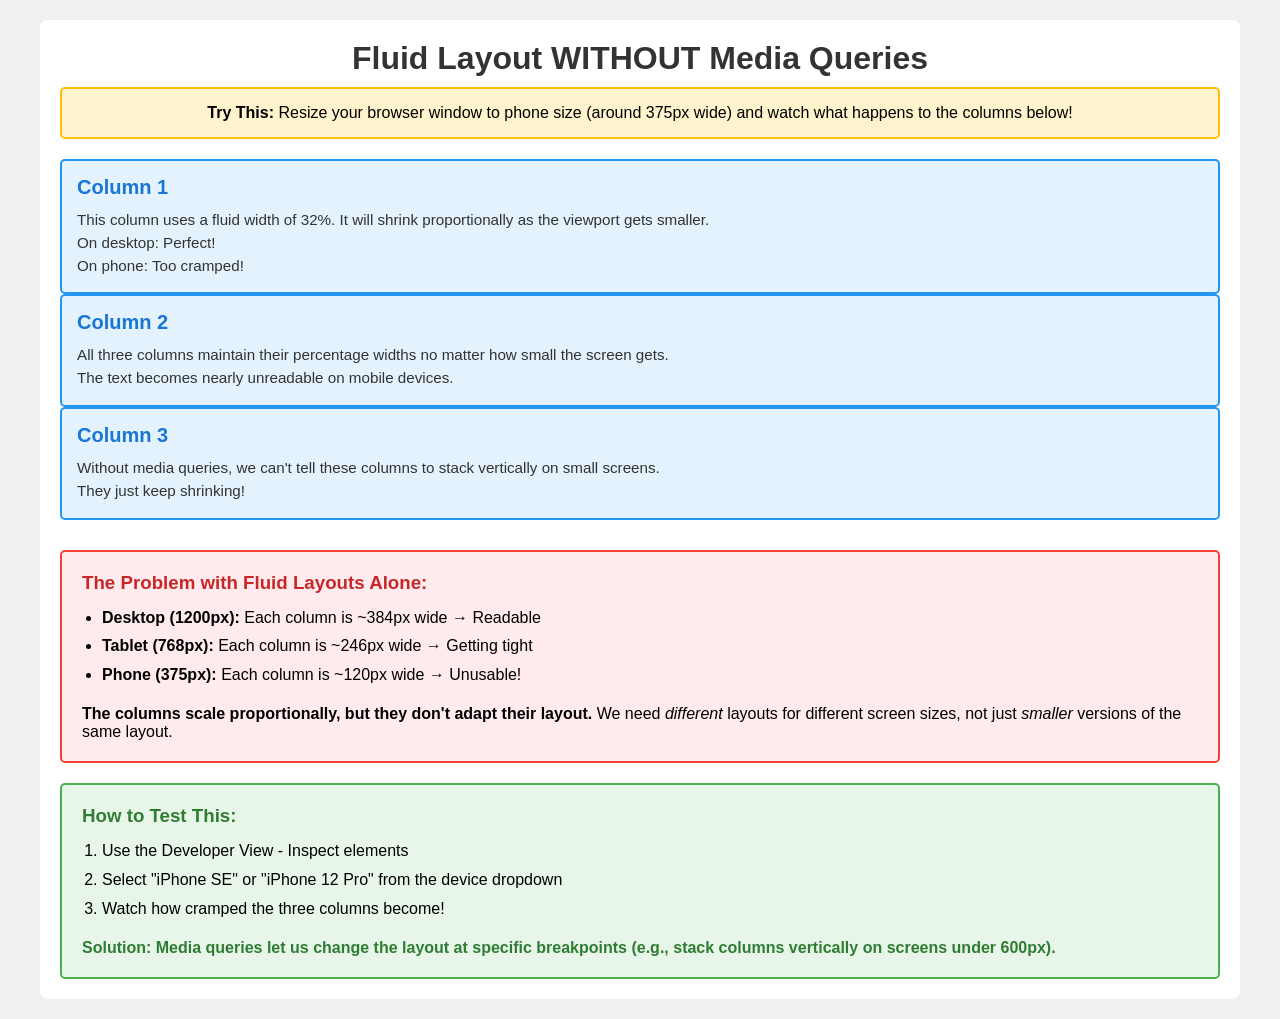
<file: MOBILE-no-media-queries-example.html>
<!DOCTYPE html>
<html lang="en">
<head>
  <meta charset="UTF-8">
  <meta name="viewport" content="width=device-width, initial-scale=1.0">
  <title>Fluid Layout Limitation Demo</title>
  <style>
    * {
      box-sizing: border-box;
      margin: 0;
      padding: 0;
    }

    body {
      font-family: Arial, sans-serif;
      padding: 20px;
      background: #f0f0f0;
    }

    .container {
      max-width: 1200px;
      margin: 0 auto;
      background: white;
      padding: 20px;
      border-radius: 8px;
    }

    h1 {
      text-align: center;
      margin-bottom: 10px;
      color: #333;
    }

    .warning {
      background: #fff3cd;
      border: 2px solid #ffc107;
      padding: 15px;
      margin-bottom: 20px;
      border-radius: 5px;
      text-align: center;
    }

    /* FLUID LAYOUT - Uses percentages, NO media queries */
    .three-columns {
      display: flex;
      gap: 2%; /* Fluid gap */
      margin-bottom: 30px;
      flex-direction: column;
    }

    .column {
      width: 100%; /* Fluid width - adds up to ~98% with gaps */
      background: #e3f2fd;
      border: 2px solid #2196f3;
      padding: 15px;
      border-radius: 5px;
    }

    .column h2 {
      font-size: 1.25em;
      margin-bottom: 10px;
      color: #1976d2;
    }

    .column p {
      font-size: .95em;
      line-height: 1.5;
      color: #333;
    }

    /* Demonstration box */
    .demo-info {
      background: #ffebee;
      border: 2px solid #f44336;
      padding: 20px;
      border-radius: 5px;
      margin-top: 20px;
    }

    .demo-info h3 {
      color: #c62828;
      margin-bottom: 10px;
    }

    .demo-info ul {
      margin-left: 20px;
      line-height: 1.8;
    }
    .demo-info p{
      margin-top: 15px;
    }

    /* TABLE WORK

    @media (max-width: 899px){
      .three-columns{
        flex-wrap: wrap;
      }

      .column{
        width: 49%;
      }

      .column:nth-child(3){
        width: 100%;
      }
    } */

    /* MOBILE WORK */
    @media (max-width: 599px){
      .three-columns{
        flex-direction: column;
      }

      .column{
        width: 100%
      }
    }

    /* Instructions box */
    .instructions {
      background: #e8f5e9;
      border: 2px solid #4caf50;
      padding: 20px;
      border-radius: 5px;
      margin-top: 20px;
    }

    .instructions h3 {
      color: #2e7d32;
      margin-bottom: 10px;
    }
    .instructions ol{
      margin-left: 20px; 
      line-height: 1.8;
    }
    .instructions p{
      margin-top: 16px; 
      font-weight: bold; 
      color: #2e7d32;
    }
  </style>
</head>
<body>
  <div class="container">
    <h1>Fluid Layout WITHOUT Media Queries</h1>
    
    <div class="warning">
      <strong>Try This:</strong> Resize your browser window to phone size (around 375px wide) 
      and watch what happens to the columns below!
    </div>

    <!-- The problematic fluid layout -->
    <div class="three-columns">
      <div class="column">
        <h2>Column 1</h2>
        <p>This column uses a fluid width of 32%. It will shrink proportionally as the viewport gets smaller.</p>
        <p>On desktop: Perfect! </p>
        <p>On phone: Too cramped! </p>
      </div>

      <div class="column">
        <h2>Column 2</h2>
        <p>All three columns maintain their percentage widths no matter how small the screen gets.</p>
        <p>The text becomes nearly unreadable on mobile devices.</p>
      </div>

      <div class="column">
        <h2>Column 3</h2>
        <p>Without media queries, we can't tell these columns to stack vertically on small screens.</p>
        <p>They just keep shrinking!</p>
      </div>
    </div>

    <!-- Explanation -->
    <div class="demo-info">
      <h3>The Problem with Fluid Layouts Alone:</h3>
      <ul>
        <li><strong>Desktop (1200px):</strong> Each column is ~384px wide → Readable </li>
        <li><strong>Tablet (768px):</strong> Each column is ~246px wide → Getting tight </li>
        <li><strong>Phone (375px):</strong> Each column is ~120px wide → Unusable! </li>
      </ul>
      <p>
        <strong>The columns scale proportionally, but they don't adapt their layout.</strong>
        We need <em>different</em> layouts for different screen sizes, not just <em>smaller</em> versions of the same layout.
      </p>
    </div>

    <!-- Instructions -->
    <div class="instructions">
      <h3>How to Test This:</h3>
      <ol>
        <li>Use the Developer View - Inspect elements</li>
        <li>Select "iPhone SE" or "iPhone 12 Pro" from the device dropdown</li>
        <li>Watch how cramped the three columns become!</li>
      </ol>
      <p>
        Solution: Media queries let us change the layout at specific breakpoints 
        (e.g., stack columns vertically on screens under 600px).
      </p>
    </div>
  </div>
</body>
</html>
</file>
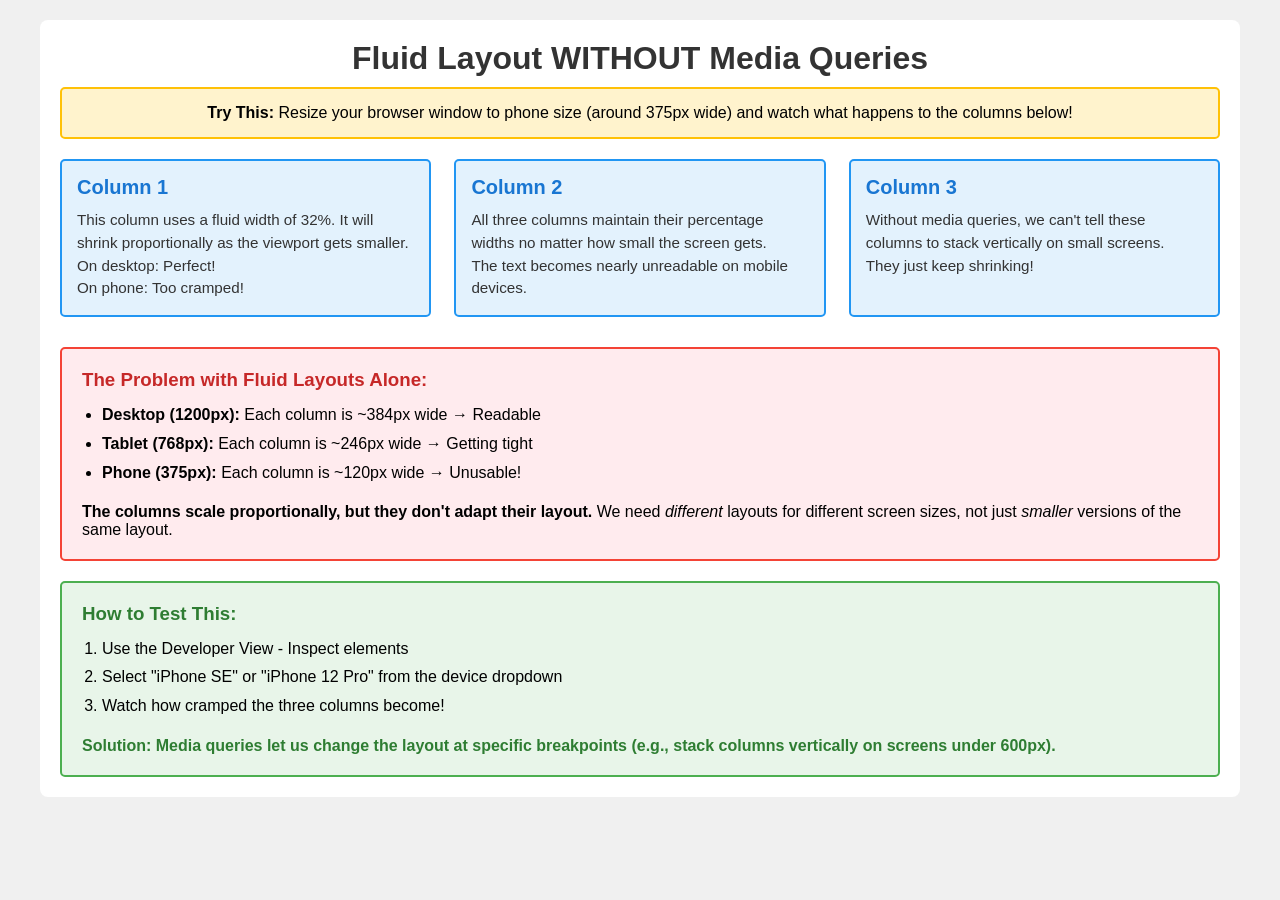
<file: no-media-queries-example.html>
<!DOCTYPE html>
<html lang="en">
<head>
  <meta charset="UTF-8">
  <meta name="viewport" content="width=device-width, initial-scale=1.0">
  <title>Fluid Layout Limitation Demo</title>
  <style>
    * {
      box-sizing: border-box;
      margin: 0;
      padding: 0;
    }

    body {
      font-family: Arial, sans-serif;
      padding: 20px;
      background: #f0f0f0;
    }

    .container {
      max-width: 1200px;
      margin: 0 auto;
      background: white;
      padding: 20px;
      border-radius: 8px;
    }

    h1 {
      text-align: center;
      margin-bottom: 10px;
      color: #333;
    }

    .warning {
      background: #fff3cd;
      border: 2px solid #ffc107;
      padding: 15px;
      margin-bottom: 20px;
      border-radius: 5px;
      text-align: center;
    }

    /* FLUID LAYOUT - Uses percentages, NO media queries */
    .three-columns {
      display: flex;
      gap: 2%; /* Fluid gap */
      margin-bottom: 30px;
    }

    .column {
      width: 32%; /* Fluid width - adds up to ~98% with gaps */
      background: #e3f2fd;
      border: 2px solid #2196f3;
      padding: 15px;
      border-radius: 5px;
    }

    .column h2 {
      font-size: 1.25em;
      margin-bottom: 10px;
      color: #1976d2;
    }

    .column p {
      font-size: .95em;
      line-height: 1.5;
      color: #333;
    }

    /* Demonstration box */
    .demo-info {
      background: #ffebee;
      border: 2px solid #f44336;
      padding: 20px;
      border-radius: 5px;
      margin-top: 20px;
    }

    .demo-info h3 {
      color: #c62828;
      margin-bottom: 10px;
    }

    .demo-info ul {
      margin-left: 20px;
      line-height: 1.8;
    }
    .demo-info p{
      margin-top: 15px;
    }

    /* TABLE WORK */

    @media (max-width: 899px){
      .three-columns{
        flex-wrap: wrap;
      }
      .column{
        width: 49%;
      }
      .column:nth-child(3){
        width: 100%;
      }
    }

    /* MOBILE WORK */
    @media (max-width: 599px){
      .three-columns{
        flex-direction: column;
      }

      .column{
        width: 100%
      }
    }

    /* Instructions box */
    .instructions {
      background: #e8f5e9;
      border: 2px solid #4caf50;
      padding: 20px;
      border-radius: 5px;
      margin-top: 20px;
    }

    .instructions h3 {
      color: #2e7d32;
      margin-bottom: 10px;
    }
    .instructions ol{
      margin-left: 20px; 
      line-height: 1.8;
    }
    .instructions p{
      margin-top: 16px; 
      font-weight: bold; 
      color: #2e7d32;
    }
  </style>
</head>
<body>
  <div class="container">
    <h1>Fluid Layout WITHOUT Media Queries</h1>
    
    <div class="warning">
      <strong>Try This:</strong> Resize your browser window to phone size (around 375px wide) 
      and watch what happens to the columns below!
    </div>

    <!-- The problematic fluid layout -->
    <div class="three-columns">
      <div class="column">
        <h2>Column 1</h2>
        <p>This column uses a fluid width of 32%. It will shrink proportionally as the viewport gets smaller.</p>
        <p>On desktop: Perfect! </p>
        <p>On phone: Too cramped! </p>
      </div>

      <div class="column">
        <h2>Column 2</h2>
        <p>All three columns maintain their percentage widths no matter how small the screen gets.</p>
        <p>The text becomes nearly unreadable on mobile devices.</p>
      </div>

      <div class="column">
        <h2>Column 3</h2>
        <p>Without media queries, we can't tell these columns to stack vertically on small screens.</p>
        <p>They just keep shrinking!</p>
      </div>
    </div>

    <!-- Explanation -->
    <div class="demo-info">
      <h3>The Problem with Fluid Layouts Alone:</h3>
      <ul>
        <li><strong>Desktop (1200px):</strong> Each column is ~384px wide → Readable </li>
        <li><strong>Tablet (768px):</strong> Each column is ~246px wide → Getting tight </li>
        <li><strong>Phone (375px):</strong> Each column is ~120px wide → Unusable! </li>
      </ul>
      <p>
        <strong>The columns scale proportionally, but they don't adapt their layout.</strong>
        We need <em>different</em> layouts for different screen sizes, not just <em>smaller</em> versions of the same layout.
      </p>
    </div>

    <!-- Instructions -->
    <div class="instructions">
      <h3>How to Test This:</h3>
      <ol>
        <li>Use the Developer View - Inspect elements</li>
        <li>Select "iPhone SE" or "iPhone 12 Pro" from the device dropdown</li>
        <li>Watch how cramped the three columns become!</li>
      </ol>
      <p>
        Solution: Media queries let us change the layout at specific breakpoints 
        (e.g., stack columns vertically on screens under 600px).
      </p>
    </div>
  </div>
</body>
</html>
</file>
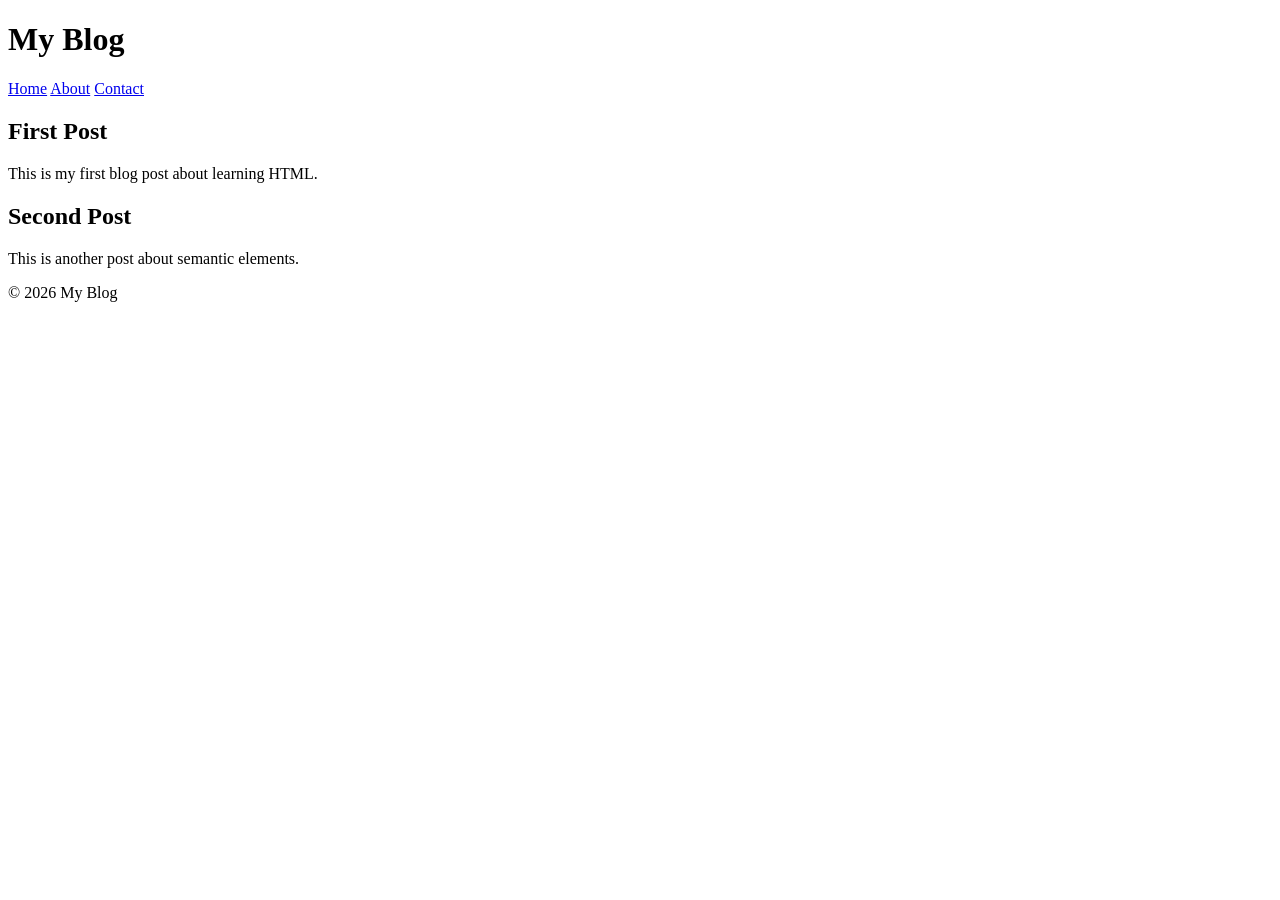
<file: non-semantic-version.html>
<!DOCTYPE html>
<html lang="en">
<head>
  <meta charset="UTF-8">
  <title>My Blog</title>
  <link rel="icon" href="favicon.ico"
</head>
<body>

  <div>
    <h1>My Blog</h1>
    <div>
      <a href="#">Home</a>
      <a href="#">About</a>
      <a href="#">Contact</a>
    </div>
  </div>

  <div>
    <div>
      <h2>First Post</h2>
      <p>This is my first blog post about learning HTML.</p>
    </div>

    <div>
      <h2>Second Post</h2>
      <p>This is another post about semantic elements.</p>
    </div>
  </div>

  <div>
    <p> &copy; 2026 My Blog</p>
  </div>

</body>
</html>
</file>
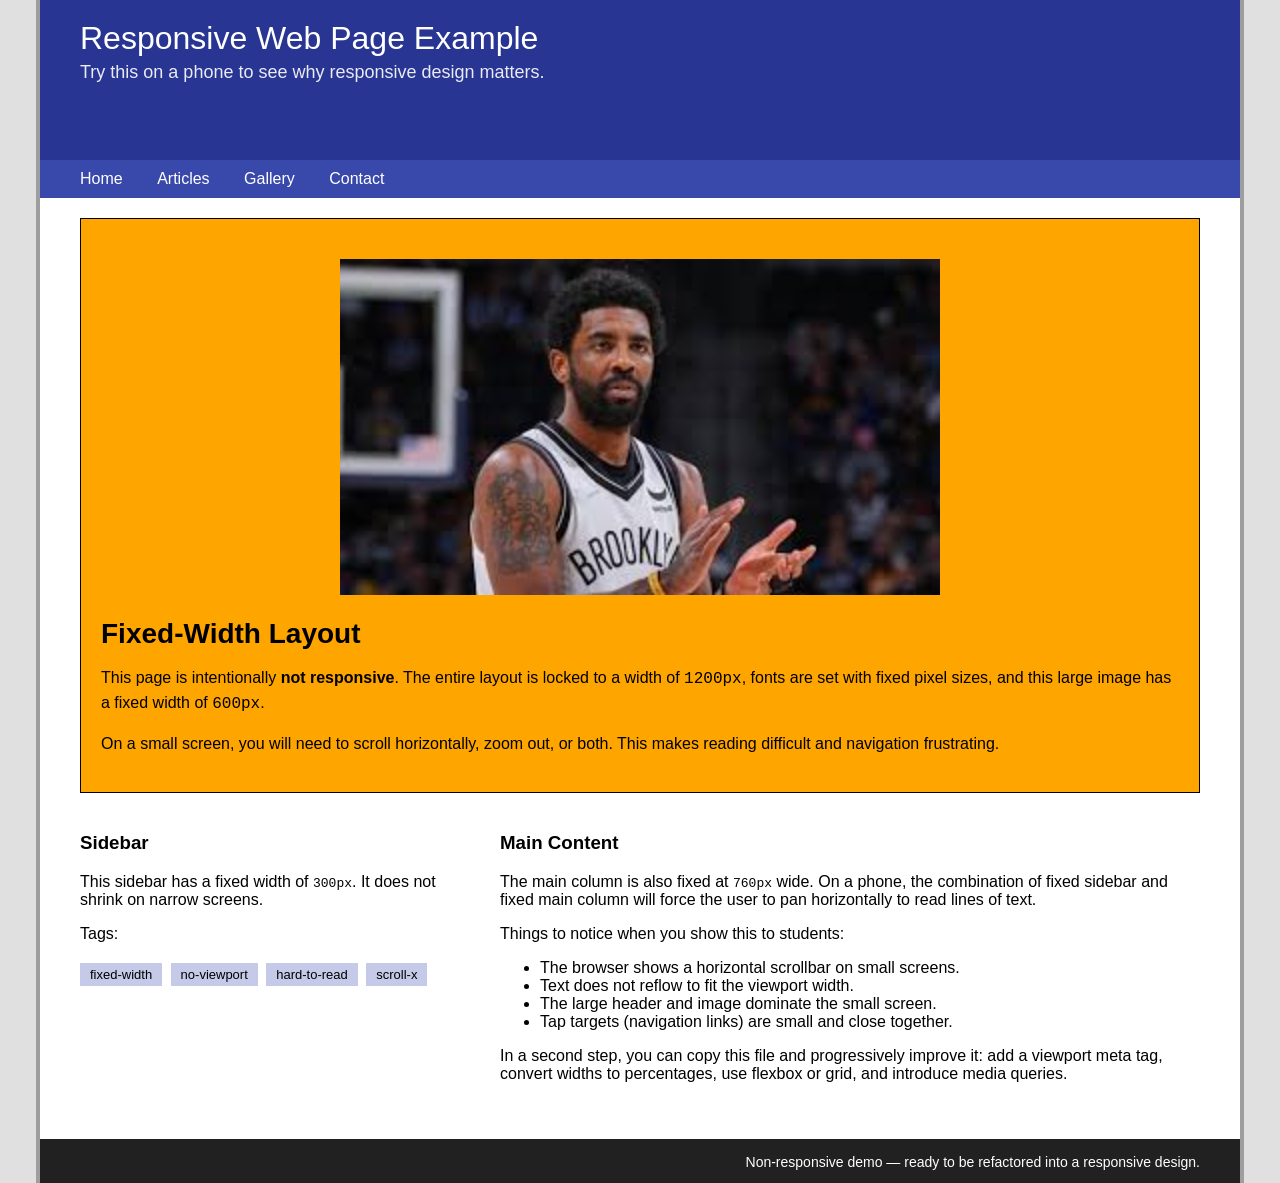
<file: non_responsive_example.html>
<!DOCTYPE html>
<html lang="en">
<head>
  <meta charset="UTF-8" />
  <meta name="viewport" content="width=device-width, initial-scale=1.0">
  <title>Non-Responsive Layout Example</title>
  <!-- NOTE: Intentionally NO viewport meta tag -->
  <style>
    body {
      font-family: Arial, Helvetica, sans-serif;
      margin: 0;
      padding: 0;
      background: #e0e0e0;
    }

    .page-wrapper {
      /* Fixed width page - will overflow on small screens */
      width: 100%;
      max-width: 1200px;
      margin: 0 auto;
      background: #ffffff;
      border-left: 4px solid #9e9e9e;
      border-right: 4px solid #9e9e9e;
    }

    .header {
      height: 120px;
      background: #283593;
      color: #ffffff;
      padding: 20px 40px;
    }

    .header-title {
      font-size: 32px; /* Too large for small screens */
      margin-bottom: 5px;
    }

    .header-subtitle {
      font-size: 18px;
      opacity: 0.9;
    }

    .nav {
      background: #3949ab;
      padding: 10px 40px;
    }

    .nav a {
      color: #ffffff;
      text-decoration: none;
      margin-right: 30px; /* Fixed spacing */
      font-size: 16px;
    }

    .nav a:hover {
      text-decoration: underline;
    }

    .content-wrapper {
      /* Fixed-height hero plus two fixed-width columns */
      padding: 20px 40px 40px 40px;
    }

    .hero {
      background: orange;
      border: 1px solid black;
      padding: 20px;
      margin-bottom: 20px;
      height: auto; /* Fixed height may cause overflow */
      overflow: hidden;
    }

    .hero h2 {
      font-size: 28px;
      margin-bottom: 10px;
    }

    .hero p {
      font-size: 16px;
      line-height: 1.5;
    }

    .hero img {
      max-width: 600px;
      width: 100%;
      height: auto;
      display: block;
      margin: 20px auto;
      float: none;
      
    }

    .columns {
      /* Two fixed-width columns that will not adapt */
      display: flex;
      gap: 20px;
      flex-wrap: wrap;
    }

    .sidebar {
      flex: 1 1 300px;
    }

    .main {
      flex: 2 1 500px;
    }

    @media (max-width: 768px) {
      .columns {
        flex-direction: column;
      }

      .nav {
        display: flex;
        flex-wrap: wrap;
        gap: 10px;
      }

      .header-title {
        font-size: 24px;
      }

      .hero {
        height: auto;
      }
    }    

    .footer {
      clear: both;
      background: #212121;
      color: #ffffff;
      padding: 15px 40px;
      text-align: right;
      font-size: 14px;
    }

    .tag {
      display: inline-block;
      background: #c5cae9;
      padding: 4px 10px;
      margin: 4px 4px 0 0;
      font-size: 13px;
    }

    /* NOTE: No media queries, no percentages, no flex/grid layout */
  </style>
</head>
<body>
  <div class="page-wrapper">
    <header class="header">
      <div class="header-title">Responsive Web Page Example</div>
      <div class="header-subtitle">Try this on a phone to see why responsive design matters.</div>
    </header>

    <nav class="nav">
      <a href="#home">Home</a>
      <a href="#articles">Articles</a>
      <a href="#gallery">Gallery</a>
      <a href="#contact">Contact</a>
    </nav>

    <div class="content-wrapper">
      <section class="hero" id="home">
        <!-- Decorative big image from placeholder service -->
        <img src="images\kye2.jpg" alt="Kyrie Irving playing basketball" />
        <h2>Fixed-Width Layout</h2>
        <p>
          This page is intentionally <strong>not responsive</strong>.
          The entire layout is locked to a width of <code>1200px</code>,
          fonts are set with fixed pixel sizes, and this large image has a
          fixed width of <code>600px</code>.
        </p>
        <p>
          On a small screen, you will need to scroll horizontally, zoom out,
          or both. This makes reading difficult and navigation frustrating.
        </p>
      </section>

      <div class="columns">
        <aside class="sidebar" id="articles">
          <h3>Sidebar</h3>
          <p>
            This sidebar has a fixed width of <code>300px</code>.
            It does not shrink on narrow screens.
          </p>
          <p>
            Tags:
          </p>
          <div class="tag">fixed-width</div>
          <div class="tag">no-viewport</div>
          <div class="tag">hard-to-read</div>
          <div class="tag">scroll-x</div>
        </aside>

        <main class="main" id="gallery">
          <h3>Main Content</h3>
          <p>
            The main column is also fixed at <code>760px</code> wide.
            On a phone, the combination of fixed sidebar and fixed main
            column will force the user to pan horizontally to read lines
            of text.
          </p>
          <p>
            Things to notice when you show this to students:
          </p>
          <ul>
            <li>The browser shows a horizontal scrollbar on small screens.</li>
            <li>Text does not reflow to fit the viewport width.</li>
            <li>The large header and image dominate the small screen.</li>
            <li>Tap targets (navigation links) are small and close together.</li>
          </ul>
          <p>
            In a second step, you can copy this file and progressively
            improve it: add a viewport meta tag, convert widths to
            percentages, use flexbox or grid, and introduce media queries.
          </p>
        </main>
      </div>
    </div>

    <footer class="footer" id="contact">
      Non-responsive demo &mdash; ready to be refactored into a responsive design.
    </footer>
  </div>
</body>
</html>
</file>
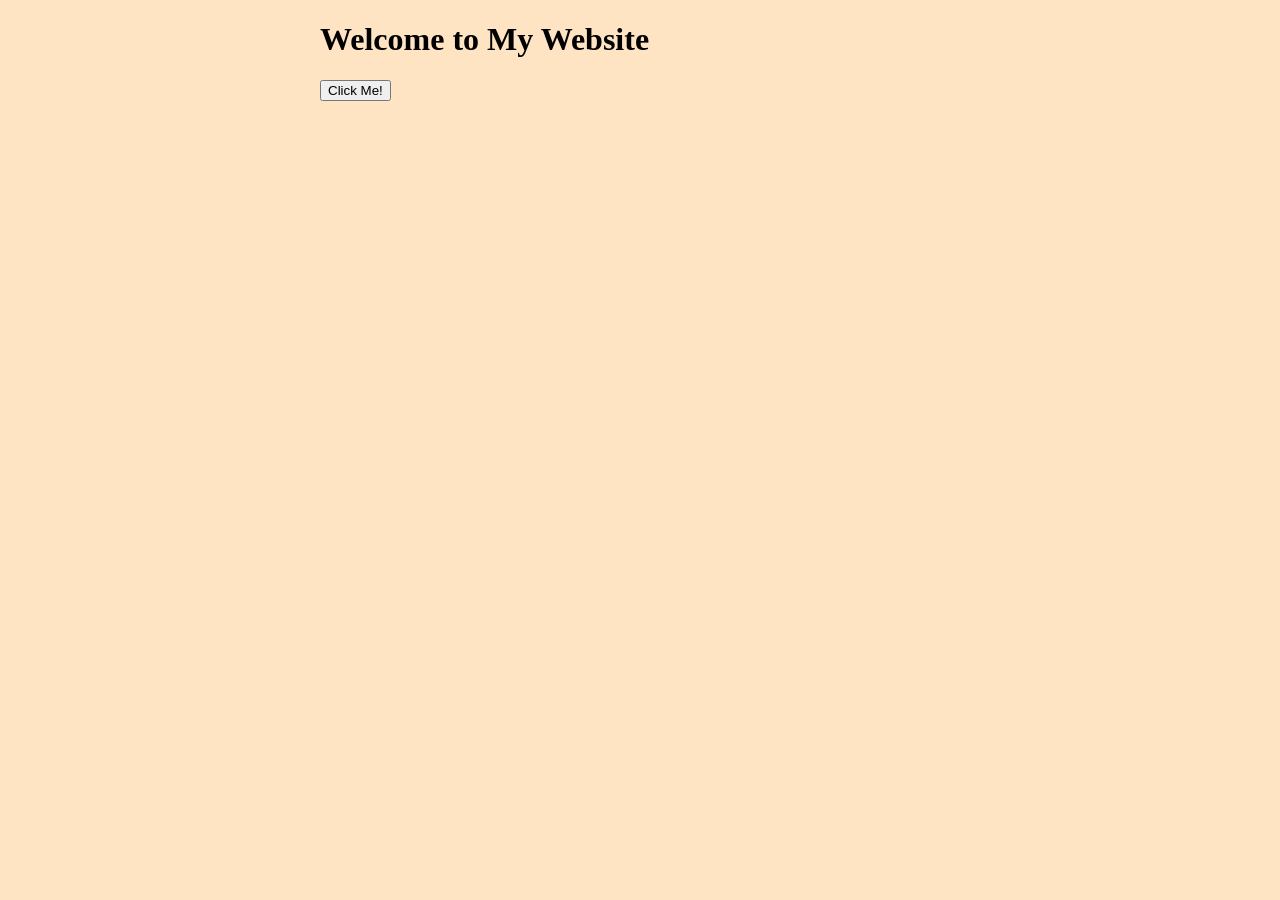
<file: scripting.html>
<!DOCTYPE html>
<html lang="en">
  <head>
    <meta charset="UTF-8">
    <meta name="viewport" content="width=device-width, initial-scale=1.0">
    <meta http-equiv="X-UA-Compatible" content="ie=edge">
    <title>My Website</title>
    <link rel="stylesheet" href="./style.css">
    <link rel="icon" href="./favicon.ico" type="image/x-icon">
  </head>
  <body>
    <main>
        <h1>Welcome to My Website</h1>  
        <button>Click Me!</button>
    </main>
    <script src="index.js"></script>
  </body>
</html>
</file>
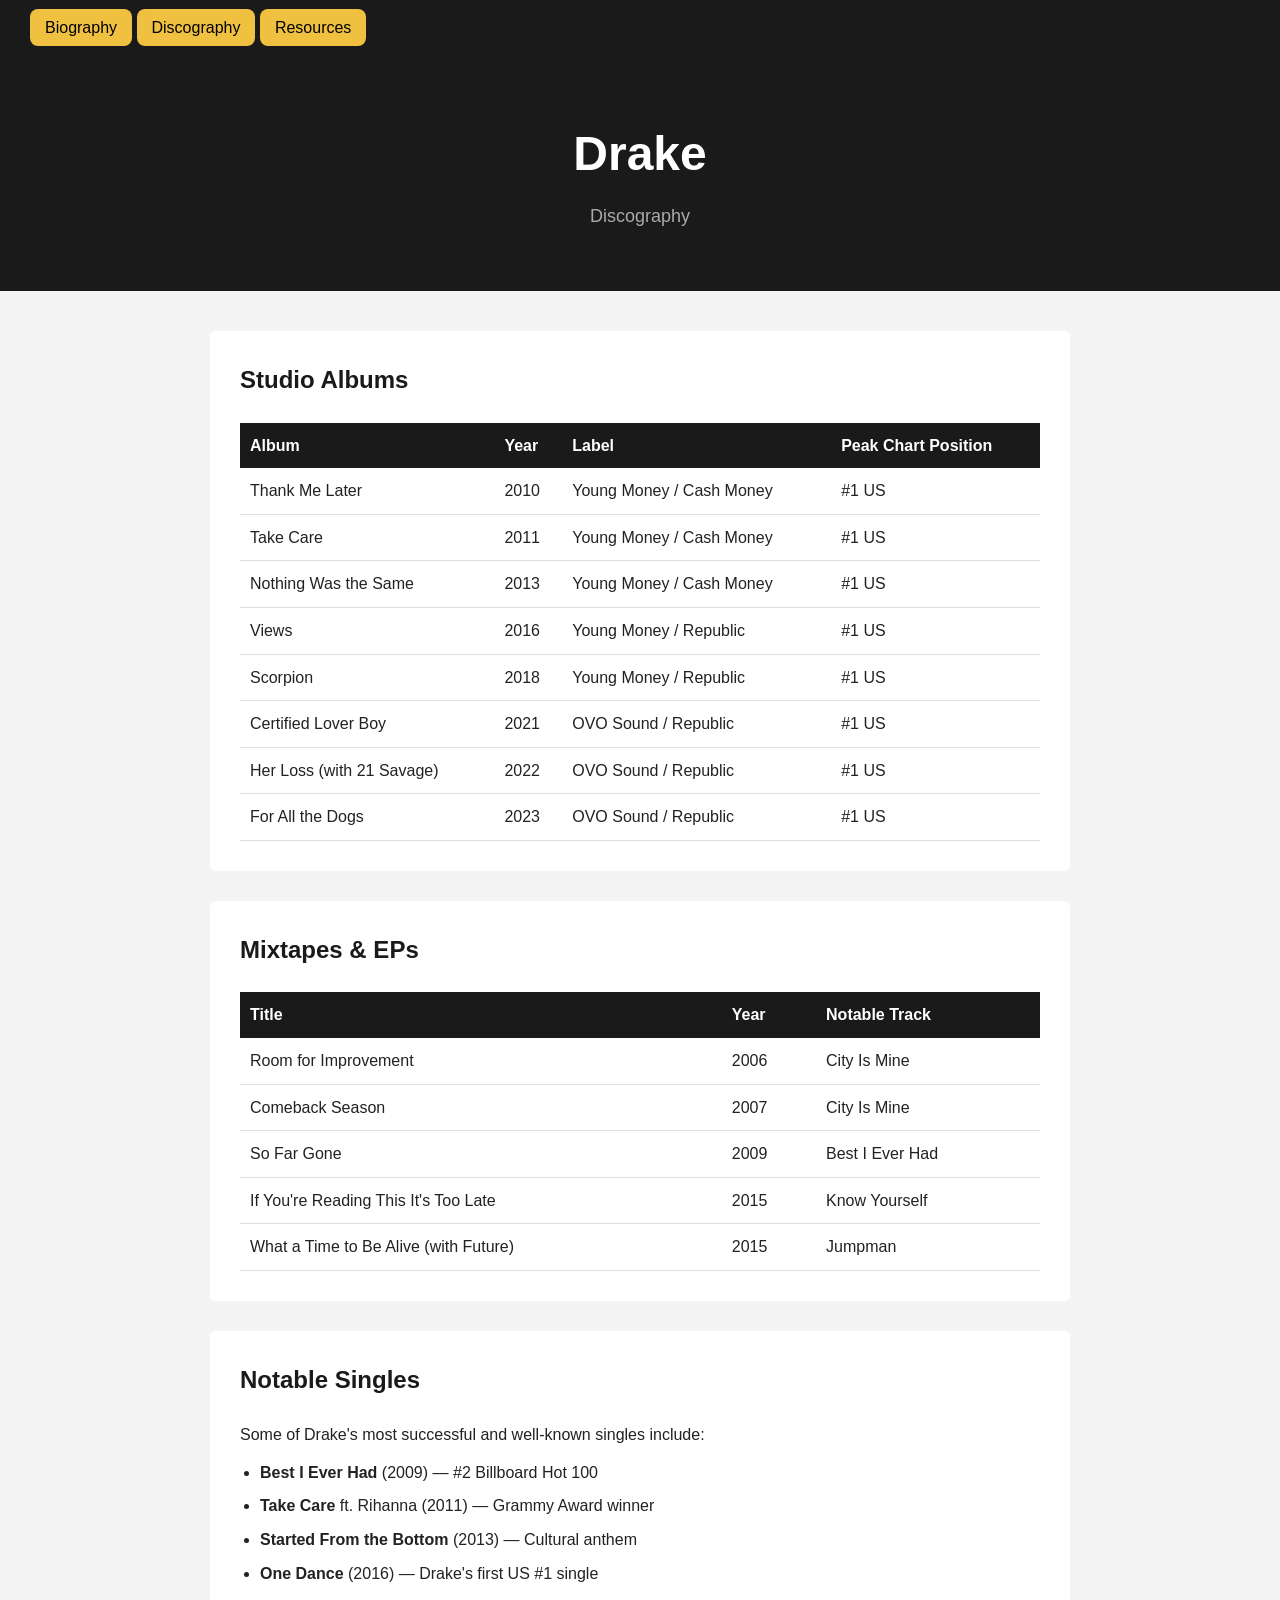
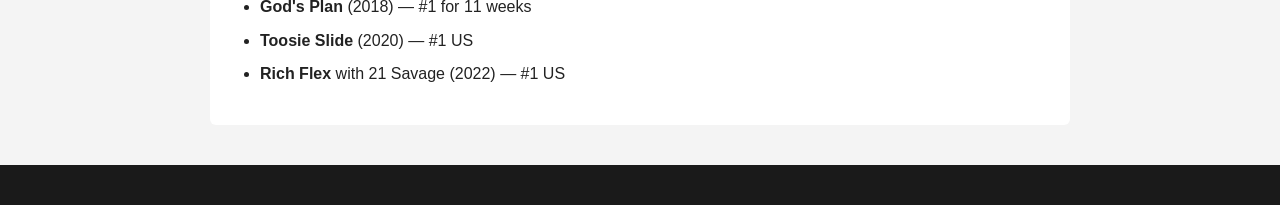
<file: Assignment 1 Static Website/discography.html>
<!DOCTYPE html>
<html lang="en">
<head>
  <meta charset="UTF-8" />
  <meta name="viewport" content="width=device-width, initial-scale=1.0" />
  <title>Drake - Discography</title>
  <link rel="stylesheet" href="style.css" />
</head>
<body>

  <nav>
    <a href="index.html">Biography</a>
    <a href="discography.html" class="active">Discography</a>
    <a href="resources.html">Resources</a>
  </nav>

  <header>
    <h1>Drake</h1>
    <p>Discography</p>
  </header>

  <main>
    <!-- studio albums -->
    <section>
      <h2>Studio Albums</h2>
      <table>
        <thead>
          <tr>
            <th>Album</th>
            <th>Year</th>
            <th>Label</th>
            <th>Peak Chart Position</th>
          </tr>
        </thead>
        <tbody>
          <tr>
            <td>Thank Me Later</td>
            <td>2010</td>
            <td>Young Money / Cash Money</td>
            <td>#1 US</td>
          </tr>
          <tr>
            <td>Take Care</td>
            <td>2011</td>
            <td>Young Money / Cash Money</td>
            <td>#1 US</td>
          </tr>
          <tr>
            <td>Nothing Was the Same</td>
            <td>2013</td>
            <td>Young Money / Cash Money</td>
            <td>#1 US</td>
          </tr>
          <tr>
            <td>Views</td>
            <td>2016</td>
            <td>Young Money / Republic</td>
            <td>#1 US</td>
          </tr>
          <tr>
            <td>Scorpion</td>
            <td>2018</td>
            <td>Young Money / Republic</td>
            <td>#1 US</td>
          </tr>
          <tr>
            <td>Certified Lover Boy</td>
            <td>2021</td>
            <td>OVO Sound / Republic</td>
            <td>#1 US</td>
          </tr>
          <tr>
            <td>Her Loss (with 21 Savage)</td>
            <td>2022</td>
            <td>OVO Sound / Republic</td>
            <td>#1 US</td>
          </tr>
          <tr>
            <td>For All the Dogs</td>
            <td>2023</td>
            <td>OVO Sound / Republic</td>
            <td>#1 US</td>
          </tr>
        </tbody>
      </table>
    </section>

    <!-- Mixtapes -->
    <section>
      <h2>Mixtapes &amp; EPs</h2>
      <table>
        <thead>
          <tr>
            <th>Title</th>
            <th>Year</th>
            <th>Notable Track</th>
          </tr>
        </thead>
        <tbody>
          <tr>
            <td>Room for Improvement</td>
            <td>2006</td>
            <td>City Is Mine</td>
          </tr>
          <tr>
            <td>Comeback Season</td>
            <td>2007</td>
            <td>City Is Mine</td>
          </tr>
          <tr>
            <td>So Far Gone</td>
            <td>2009</td>
            <td>Best I Ever Had</td>
          </tr>
          <tr>
            <td>If You're Reading This It's Too Late</td>
            <td>2015</td>
            <td>Know Yourself</td>
          </tr>
          <tr>
            <td>What a Time to Be Alive (with Future)</td>
            <td>2015</td>
            <td>Jumpman</td>
          </tr>
        </tbody>
      </table>
    </section>

    <!-- Notable Singles -->
    <section>
      <h2>Notable Singles</h2>
      <p>Some of Drake's most successful and well-known singles include:</p>
      <ul>
        <li><strong>Best I Ever Had</strong> (2009) — #2 Billboard Hot 100</li>
        <li><strong>Take Care</strong> ft. Rihanna (2011) — Grammy Award winner</li>
        <li><strong>Started From the Bottom</strong> (2013) — Cultural anthem</li>
        <li><strong>One Dance</strong> (2016) — Drake's first US #1 single</li>
        <li><strong>God's Plan</strong> (2018) — #1 for 11 weeks</li>
        <li><strong>Toosie Slide</strong> (2020) — #1 US</li>
        <li><strong>Rich Flex</strong> with 21 Savage (2022) — #1 US</li>
      </ul>
    </section>

  </main>

  <footer>

  </footer>
</body>
</html>
</file>
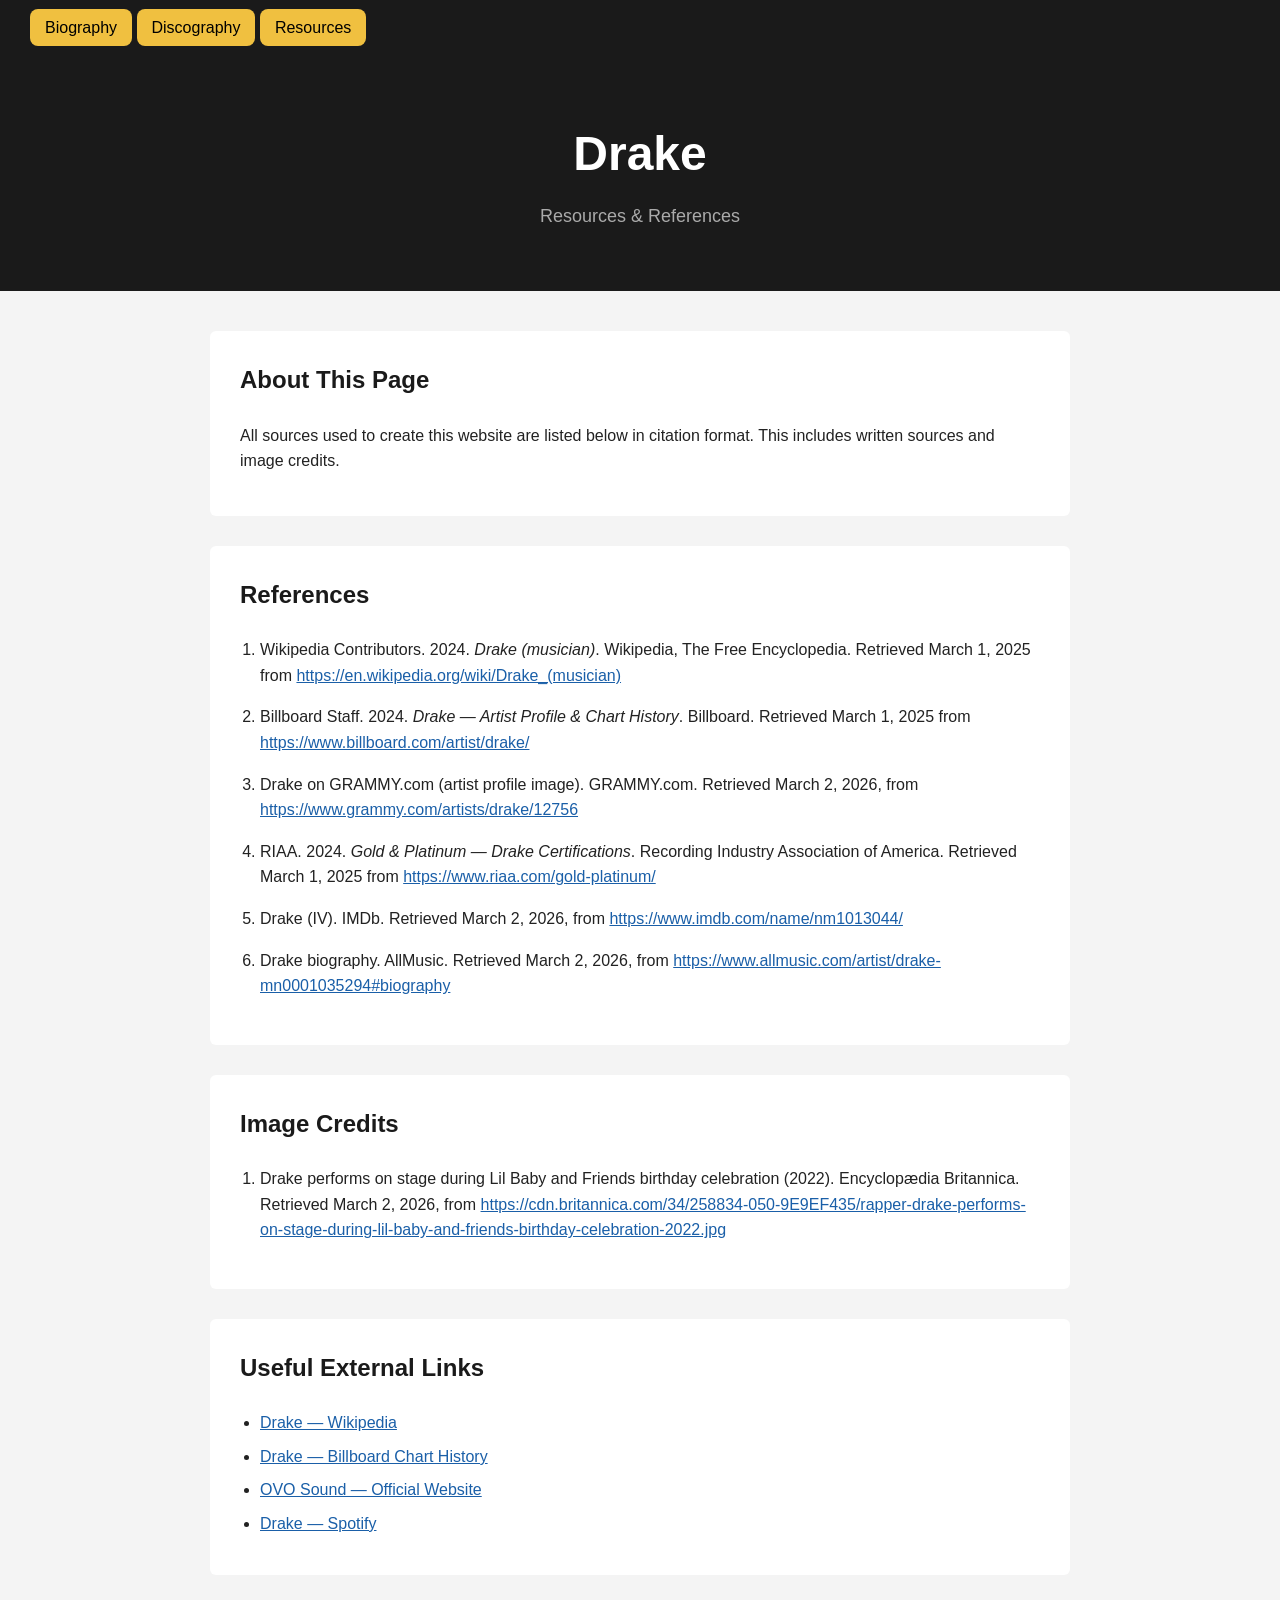
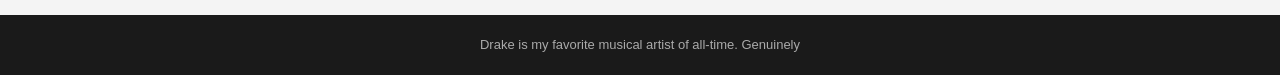
<file: Assignment 1 Static Website/resources.html>
<!DOCTYPE html>
<html lang="en">
<head>
  <meta charset="UTF-8" />
  <meta name="viewport" content="width=device-width, initial-scale=1.0" />
  <title>Drake - Resources</title>
  <link rel="stylesheet" href="style.css" />
</head>
<body>

  <nav>
    <a href="index.html">Biography</a>
    <a href="discography.html">Discography</a>
    <a href="resources.html" class="active">Resources</a>
  </nav>

  <header>
    <h1>Drake</h1>
    <p>Resources &amp; References</p>
  </header>

  <main>

    <!-- About Citations -->
    <section>
      <h2>About This Page</h2>
      <p>
        All sources used to create this website are listed below in citation format.
        This includes written sources and image credits.
      </p>
    </section>

    <section>
      <h2>References</h2>
      <ol>
        <li style="margin-bottom: 16px;">
          Wikipedia Contributors. 2024. <em>Drake (musician)</em>. Wikipedia, The Free Encyclopedia.
          Retrieved March 1, 2025 from
          <a href="https://en.wikipedia.org/wiki/Drake_(musician)" target="_blank">
            https://en.wikipedia.org/wiki/Drake_(musician)
          </a>
        </li>

        <li style="margin-bottom: 16px;">
          Billboard Staff. 2024. <em>Drake — Artist Profile &amp; Chart History</em>. Billboard.
          Retrieved March 1, 2025 from
          <a href="https://www.billboard.com/artist/drake/" target="_blank">
            https://www.billboard.com/artist/drake/
          </a>
        </li>

        <li style="margin-bottom: 16px;">
          Drake on GRAMMY.com (artist profile image). GRAMMY.com. Retrieved March 2, 2026, from
          <a href="https://www.grammy.com/artists/drake/12370?" target="_blank">
            https://www.grammy.com/artists/drake/12756
          </a>
        </li>

        <li style="margin-bottom: 16px;">
          RIAA. 2024. <em>Gold &amp; Platinum — Drake Certifications</em>. Recording Industry Association of America.
          Retrieved March 1, 2025 from
          <a href="https://www.riaa.com/gold-platinum/?tab_active=default-award&ar=Drake" target="_blank">
            https://www.riaa.com/gold-platinum/
          </a>
        </li>

        <li style="margin-bottom: 16px;">
            Drake (IV). IMDb. Retrieved March 2, 2026, from
          <a href="https://www.imdb.com/name/nm1013044/" target="_blank">
            https://www.imdb.com/name/nm1013044/
          </a>
        </li>

        <li style="margin-bottom: 16px;">
              Drake biography. AllMusic. Retrieved March 2, 2026, from
          <a href="https://www.allmusic.com/artist/drake-mn0001035294#biography" target="_blank">
            https://www.allmusic.com/artist/drake-mn0001035294#biography
          </a>
        </li>
      </ol>
    </section>

    <!-- Image Credits -->
    <section>
      <h2>Image Credits</h2>
      <ol>
        <li style="margin-bottom: 16px;">
              Drake performs on stage during Lil Baby and Friends birthday
              celebration (2022). Encyclopædia Britannica. Retrieved March 2,
                2026, from
          <a href="https://cdn.britannica.com/34/258834-050-9E9EF435/rapper-drake-performs-on-stage-during-lil-baby-and-friends-birthday-celebration-2022.jpg" target="_blank">
            https://cdn.britannica.com/34/258834-050-9E9EF435/rapper-drake-performs-on-stage-during-lil-baby-and-friends-birthday-celebration-2022.jpg
          </a>
        </li>
      </ol>
    </section>

    <!-- External Links -->
    <section>
      <h2>Useful External Links</h2>
      <ul>
        <li><a href="https://en.wikipedia.org/wiki/Drake_(musician)" target="_blank">Drake — Wikipedia</a></li>
        <li><a href="https://www.billboard.com/artist/drake/" target="_blank">Drake — Billboard Chart History</a></li>
        <li><a href="https://www.ovosound.com/" target="_blank">OVO Sound — Official Website</a></li>
        <li><a href="https://open.spotify.com/artist/3TVXtAsR1Inumwj472S9r4" target="_blank">Drake — Spotify</a></li>
      </ul>
    </section>
  </main>

  <footer>
        <p>Drake is my favorite musical artist of all-time. Genuinely</p>
  </footer>

</body>
</html>
</file>
<file: style.css>
:root {
    --main-bg-color: bisque;
    --accent-color: chocolate;
    --main-border-color: black;

    --main-radius: 10px;   /* NEW custom property */
}

.eating-pizza{
    float: left;
    width: 50%;
    margin-right: 15px;
    margin-bottom: 5px;
}



body {
    background-color: var(--main-bg-color);
    margin-left: 25%;
    margin-right: 25%;

}

.card{
    position: relative; 
    width: 40%;
    margin: 40px auto;
    padding: 3%;
    background: white;
    border-radius: 8px;
    box-shadow: 0 4px 8px rgba(0,0,0,0.1);
    z-index: 1;

}

.card-container{
    display: flex;
    gap: 20px;
    justify-content: center;

}

.badge{
    position: absolute;
    top: 10px;
    right: 10px;
    background: var(--accent-color);
    color: white;
    padding: 5px 10px;
    font-size: 12px;
    border-radius: 4px;
    z-index: 2;
}

.pizza-grid{
    display: grid;
    grid-template-columns: 1fr 1fr;
    padding: 20px;
    border-radius: 10px;
    border-left: 4px solid var(--accent-color);
    background-color: white;
}

.pizza-grid h4{
    margin-bottom: 10px;
    background-color: var(--accent-color);
    gap: 20px;
    border: solid black 3px;
}

.pizza-grid ul,
.pizza-grid ol {
    padding-left: 20px;
}


img{
    margin-right: 40px;
}

p {
    font-family: 'Courier New', Courier, monospace;
}

h2 {
    font-family: Arial, Helvetica, sans-serif;
    text-align: center;
}

#definition-p{
    font-size: larger;
}

.my-table{
    margin: auto;
}


.headings{
    background-color: var(--accent-color);
    border-radius: 4px;
    padding: 5px 10px;
    color: white;
}

.my-title{
    text-align: center;

}

.my-paragraph{
    padding: 12px;
    line-height: 1.6;
    background-color: #fff8f2;
    border-left: 4px solid var(--accent-color);
    border-radius: var(--main-radius);
}
</file>
<file: Assignment 1 Static Website/style.css>
* {
  margin: 0;
  padding: 0;
  box-sizing: border-box;
}

body {
  font-family: Arial, sans-serif;
  background-color: #f4f4f4;
  color: #222;
  line-height: 1.6;
}

/* Navigation */
nav {
  background-color: #1a1a1a;
  padding: 15px 30px;
}

nav ul {
  list-style: none;
  display: flex;
  gap: 20px;
  padding: 0;
}

nav ul li a {
  color: white;
  text-decoration: none;
  font-size: 15px;
}

nav ul li a:hover {
  color: #f0c040;
  text-decoration: underline;
}

nav ul li a.active {
  color: #f0c040;
  font-weight: bold;
}

/* Page header */
header {
  background-color: #1a1a1a;
  color: white;
  text-align: center;
  padding: 60px 20px;
}

header h1 {
  font-size: 48px;
  margin-bottom: 10px;
}

header p {
  font-size: 18px;
  color: #aaa;
}

/* Main content */
main {
  max-width: 900px;
  margin: 40px auto;
  padding: 0 20px;
}

/* Sections */
section {
  background-color: white;
  border-radius: 6px;
  padding: 30px;
  margin-bottom: 30px;
}

section h2 {
  font-size: 24px;
  margin-bottom: 15px;
  padding-bottom: 8px;
  color: #1a1a1a;
}

section p {
  margin-bottom: 12px;
}

/* Bio layout: image beside text on desktop */
.bio-layout {
  display: flex;
  gap: 30px;
  align-items: flex-start;
}

.bio-text {
  flex: 1;
}

/* Image */
figure {
  margin: 0;
  flex-shrink: 0;
  width: 220px;
  text-align: center;
}

figure img {
  max-width: 100%;
  border-radius: 6px;
  border: 2px solid #ddd;
}

figcaption {
  font-size: 13px;
  color: #666;
  margin-top: 8px;
}

/* Table */
table {
  width: 100%;
  border-collapse: collapse;
  margin-top: 10px;
}

th {
  background-color: #1a1a1a;
  color: white;
  padding: 10px;
  text-align: left;
}

td {
  padding: 10px;
  border-bottom: 1px solid #ddd;
}

nav a {
  padding: 10px 15px;
  background-color: #f0c040;
  color: black;
  border-radius: 8px;
  text-decoration: none;
}

nav a:hover{
  color: black;
}

/* Lists */
ul, ol {
  padding-left: 20px;
}

ul li, ol li {
  margin-bottom: 8px;
}


a {
  color: #1a5fa8;
}

a:hover {
  color: #f0c040;
  text-decoration: underline;
}


footer {
  text-align: center;
  padding: 20px;
  background-color: #1a1a1a;
  color: #aaa;
  font-size: 13px;
  margin-top: 40px;
}

/* For Tablet layouts */
@media (max-width: 768px) {
  header h1 {
    font-size: 36px;
  }

  main {
    margin: 20px auto;
  }

  .bio-layout {
    flex-direction: column;
  }

  figure {
    width: 100%;
    text-align: center;
  }

  figure img {
    max-width: 280px;
  }

  table {
    font-size: 14px;
  }

  th, td {
    padding: 8px 6px;
  }
}

/* For Mobile Layouts */
@media (max-width: 480px) {
  header h1 {
    font-size: 28px;
  }

  header p {
    font-size: 15px;
  }

  nav {
    padding: 10px 15px;
  }

  nav ul {
    flex-direction: column;
    gap: 8px;
  }

  section {
    padding: 20px 15px;
  }

  section h2 {
    font-size: 20px;
  }
}
</file>
<file: Assignment 1 Static Website/timeline.css>
/* ===========================
   TIMELINE STYLESHEET
   timeline.css

   Timeline style adapted from:
   Alvaro Trigo, "25 CSS Timelines"
   https://alvarotrigo.com/blog/html-css-timelines/
=========================== */

/* Outer container */
.timeline {
  position: relative;
  max-width: 700px;
  margin: 0 auto;
  padding: 10px 0;
}

/* Vertical center line */
.timeline::before {
  content: "";
  position: absolute;
  left: 20px;
  top: 0;
  bottom: 0;
  width: 3px;
  background-color: #f0c040;
}

/* Each timeline entry */
.timeline-item {
  position: relative;
  margin-bottom: 30px;
  padding-left: 55px;
}

/* Dot on the line */
.timeline-item::before {
  content: "";
  position: absolute;
  left: 11px;
  top: 6px;
  width: 18px;
  height: 18px;
  border-radius: 50%;
  background-color: #f0c040;
  border: 3px solid white;
  outline: 2px solid #f0c040;
}

/* The content box */
.timeline-content {
  background-color: #f9f9f9;
  border: 1px solid #ddd;
  border-radius: 6px;
  padding: 15px 18px;
}

.timeline-content time {
  display: block;
  font-size: 13px;
  color: #888;
  margin-bottom: 4px;
  font-weight: bold;
}

.timeline-content h3 {
  font-size: 17px;
  color: #1a1a1a;
  margin-bottom: 6px;
}

.timeline-content p {
  font-size: 14px;
  color: #444;
  margin: 0;
}

/* Responsive */
@media (max-width: 480px) {
  .timeline::before {
    left: 12px;
  }

  .timeline-item {
    padding-left: 40px;
  }

  .timeline-item::before {
    left: 4px;
    width: 14px;
    height: 14px;
  }

  .timeline-content h3 {
    font-size: 15px;
  }
}
</file>
